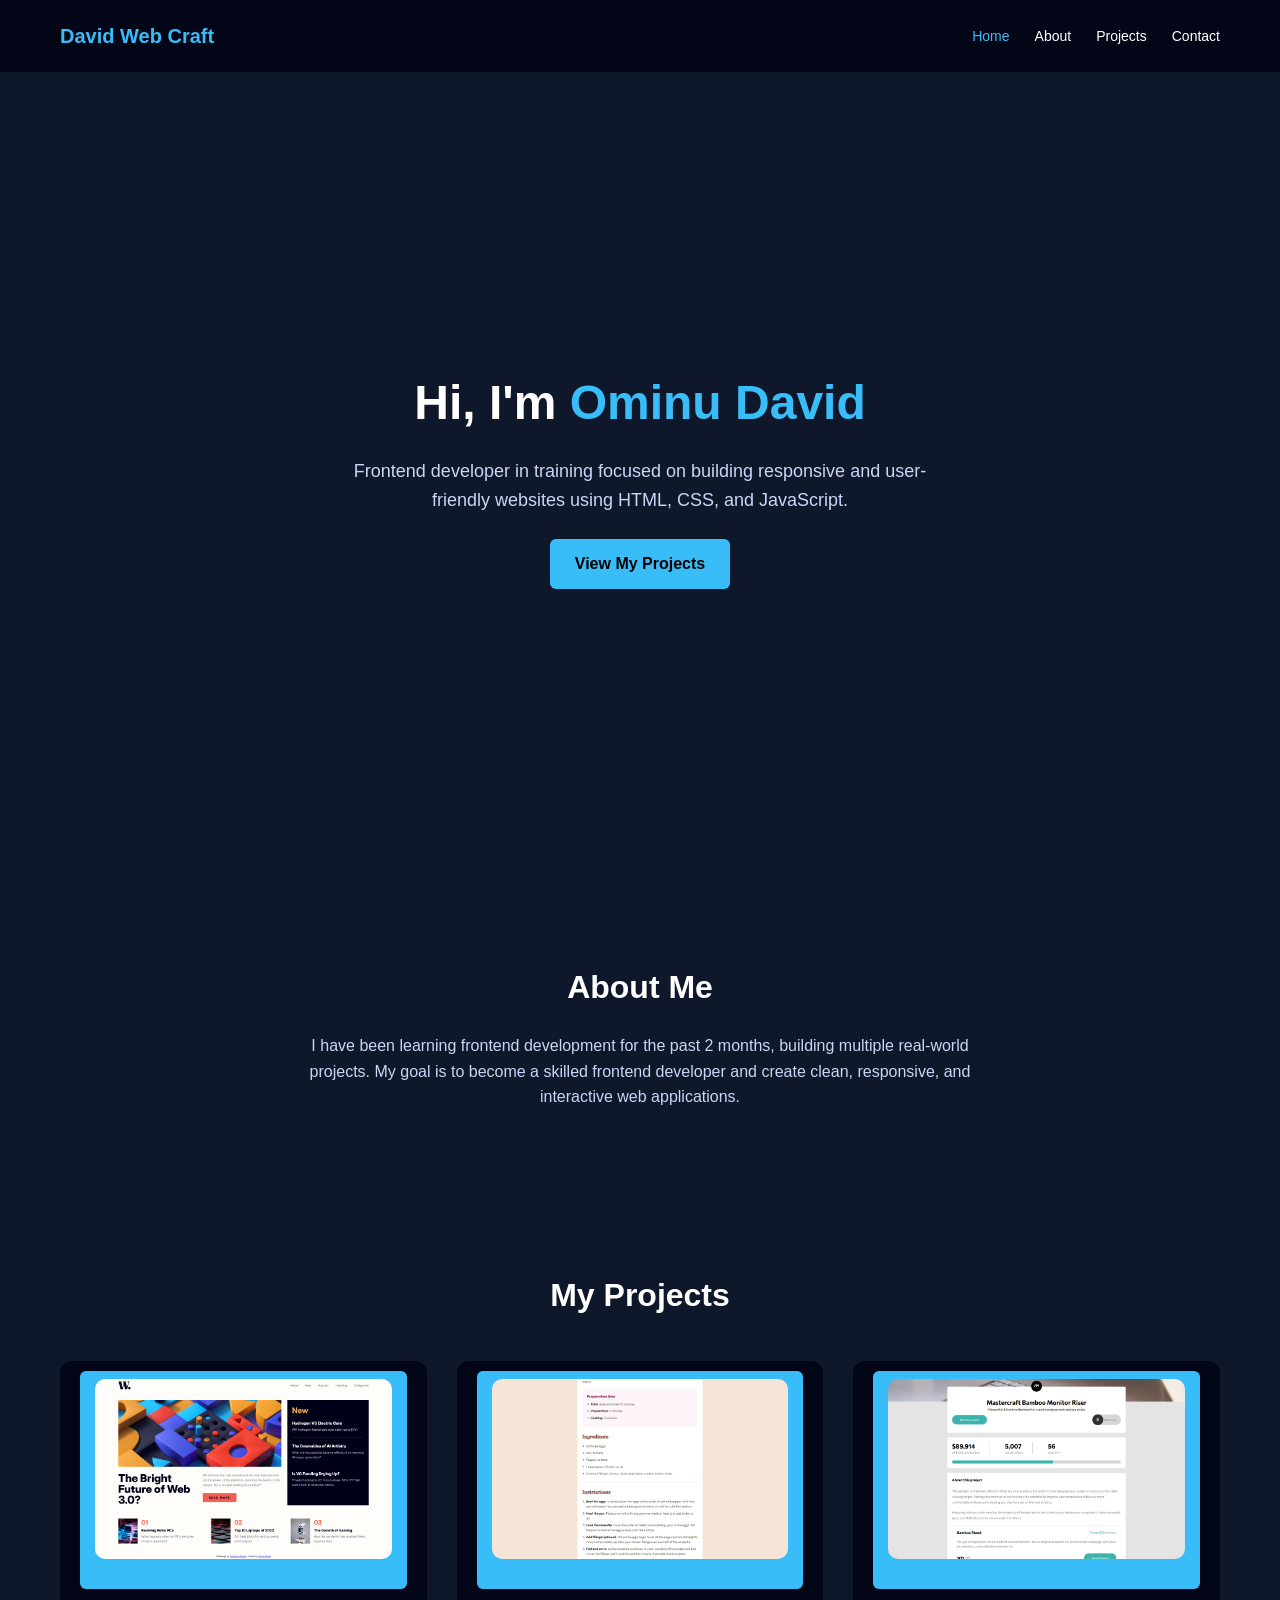
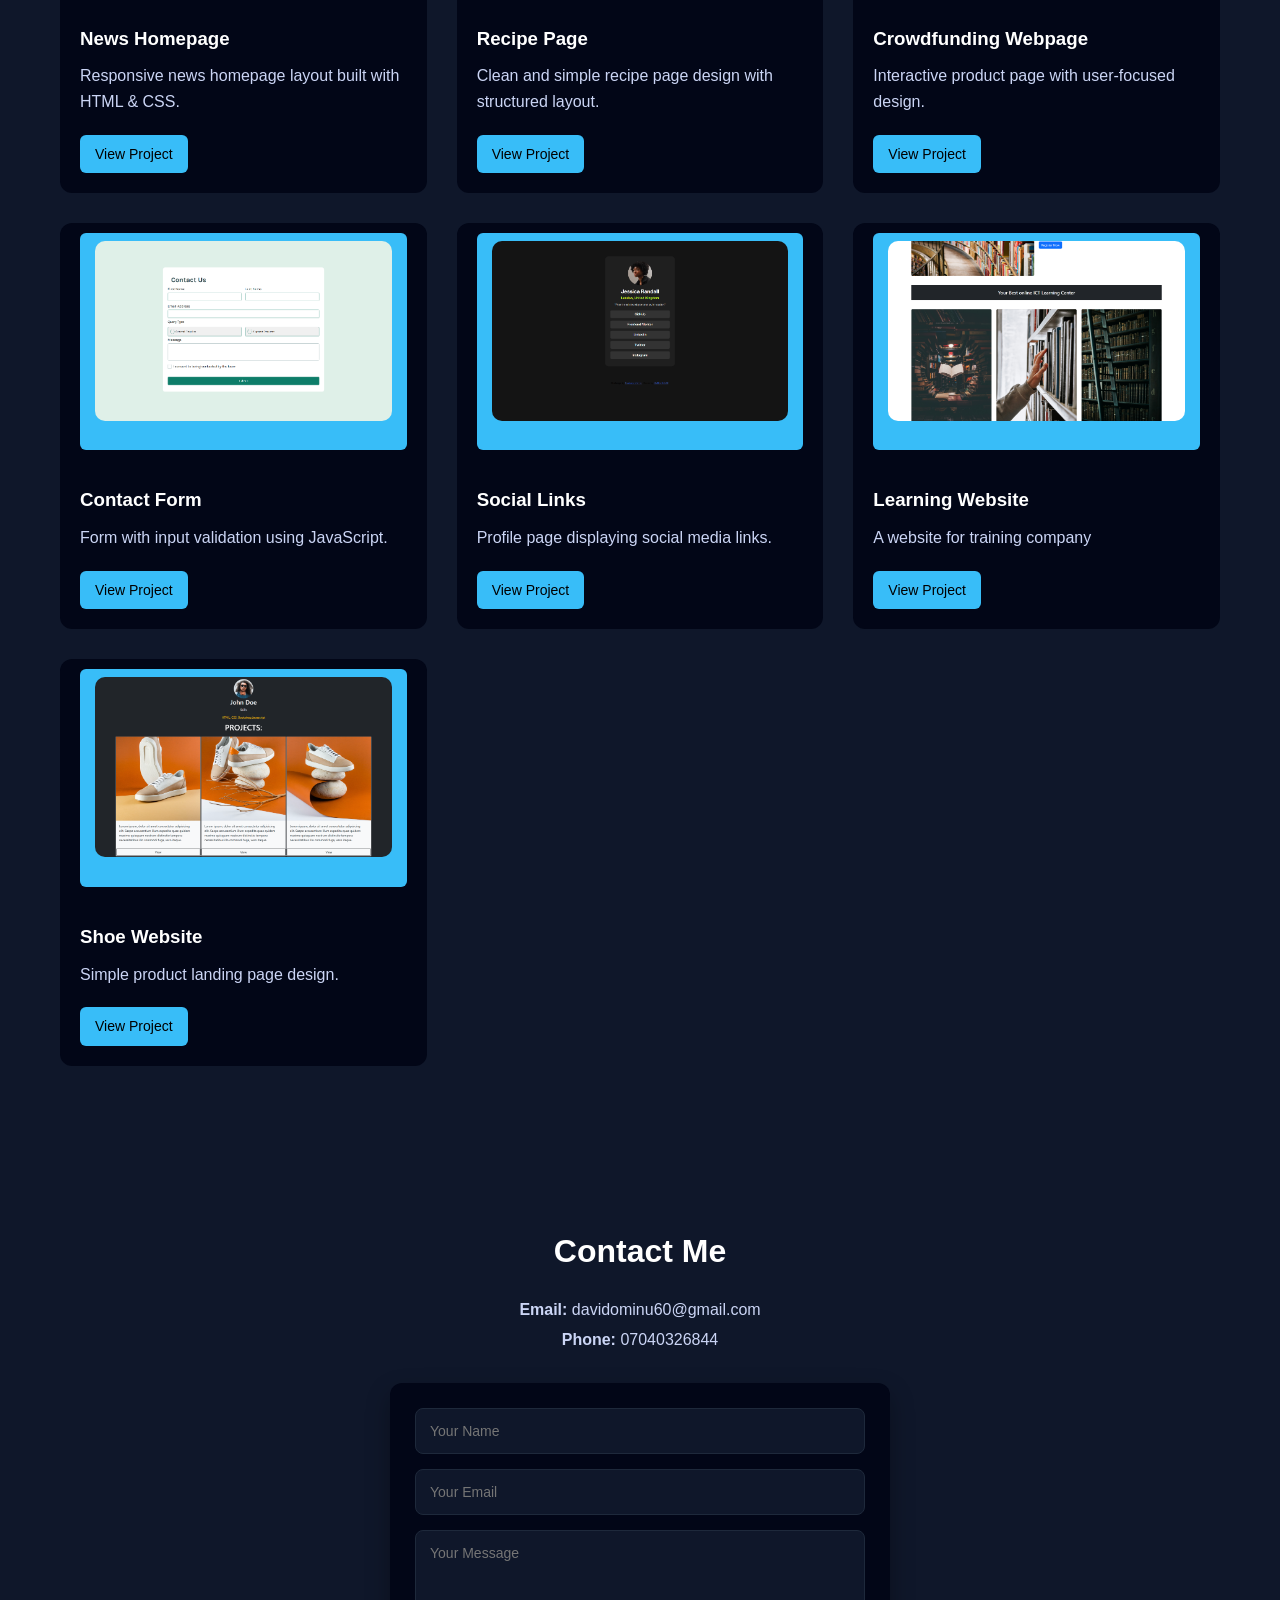
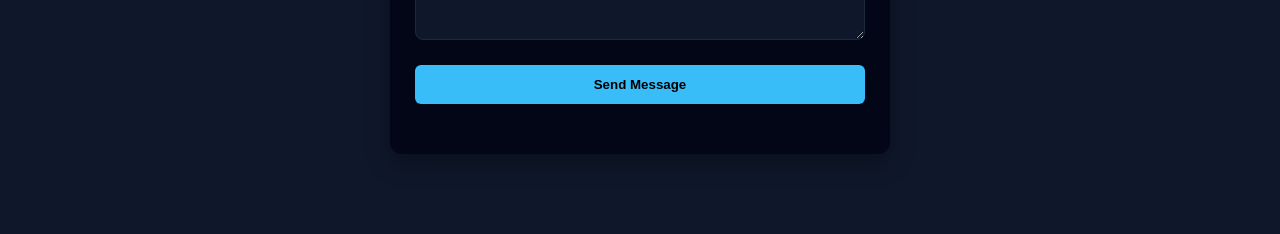
<file: index.html>
<!doctype html>
<html lang="en">
  <head>
    <meta charset="UTF-8" />
    <meta name="viewport" content="width=device-width, initial-scale=1.0" />
    <title>Ominu David | Portfolio</title>

    <link rel="stylesheet" href="style.css" />
  </head>

  <body>
    <!-- NAVBAR -->
    <nav>
      <h2 class="logo">David Web Craft</h2>

      <ul class="nav-links">
        <li><a href="#home">Home</a></li>
        <li><a href="#about">About</a></li>
        <li><a href="#projects">Projects</a></li>
        <li><a href="#contact">Contact</a></li>
      </ul>
    </nav>

    <!-- HOME -->
    <section id="home" class="home">
      <div class="home-content">
        <h1>Hi, I'm <span>Ominu David</span></h1>

        <p>
          Frontend developer in training focused on building responsive and
          user-friendly websites using HTML, CSS, and JavaScript.
        </p>

        <a href="#projects" class="btn">View My Projects</a>
      </div>
    </section>

    <!-- ABOUT -->
    <section id="about" class="about">
      <h2>About Me</h2>
      <p>
        I have been learning frontend development for the past 2 months,
        building multiple real-world projects. My goal is to become a skilled
        frontend developer and create clean, responsive, and interactive web
        applications.
      </p>
    </section>

    <!-- PROJECTS -->
    <section id="projects" class="projects">
      <h2>My Projects</h2>

      <div class="projects-container">
        <div class="project-card">
          <a
            href="./projects/news-homepage-main/news-homepage-main/index.html"
            target="_blank"
            ><img src="./images/news.jpg" alt="News Homepage"
          /></a>
          <h3>News Homepage</h3>
          <p>Responsive news homepage layout built with HTML & CSS.</p>
          <a
            href="./projects/news-homepage-main/news-homepage-main/index.html"
            target="_blank"
            >View Project</a
          >
        </div>

        <div class="project-card">
          <a
            href="./projects/recipe-page-main/recipe-page-main/index.html"
            target="_blank"
            ><img src="./images/recipe.jpg" alt="Recipe Page"
          /></a>
          <h3>Recipe Page</h3>
          <p>Clean and simple recipe page design with structured layout.</p>
          <a
            href="./projects/recipe-page-main/recipe-page-main/index.html"
            target="_blank"
            >View Project</a
          >
        </div>

        <div class="project-card">
          <a
            href="./projects/crowdfunding-product-page-main/index.html"
            target="_blank"
            ><img src="./images/crowdfunding.jpg" alt="Crowdfunding Webpage"
          /></a>
          <h3>Crowdfunding Webpage</h3>
          <p>Interactive product page with user-focused design.</p>
          <a
            href="./projects/crowdfunding-product-page-main/index.html"
            target="_blank"
            >View Project</a
          >
        </div>

        <div class="project-card">
          <a href="./projects/contact-form-main/index.html" target="_blank"
            ><img src="./images/contact.jpg" alt="Contact Form"
          /></a>
          <h3>Contact Form</h3>
          <p>Form with input validation using JavaScript.</p>
          <a href="./projects/contact-form-main/index.html" target="_blank"
            >View Project</a
          >
        </div>

        <div class="project-card">
          <a
            href="./projects/social-links-profile-main/index.html"
            target="_blank"
            ><img src="./images/social.jpg" alt="Social Links"
          /></a>
          <h3>Social Links</h3>
          <p>Profile page displaying social media links.</p>
          <a
            href="./projects/social-links-profile-main/index.html"
            target="_blank"
            >View Project</a
          >
        </div>

        <div class="project-card">
          <a href="./projects/Lecture_Folder/diit.html" target="_blank"
            ><img src="./images/learning.jpg" alt="diit website"
          /></a>
          <h3>Learning Website</h3>
          <p>A website for training company</p>
          <a href="./projects/Lecture_Folder/diit.html" target="_blank"
            >View Project</a
          >
        </div>
        <div class="project-card">
          <a href="./projects/Lecture_Folder/shoe.html" target="_blank"
            ><img src="./images/shoe.jpg" alt="shoe website"
          /></a>
          <h3>Shoe Website</h3>
          <p>Simple product landing page design.</p>
          <a href="./projects/Lecture_Folder/shoe.html" target="_blank"
            >View Project</a
          >
        </div>
      </div>
    </section>

    <!-- CONTACT -->
    <section id="contact" class="contact">
      <h2>Contact Me</h2>

      <!-- DIRECT CONTACT INFO -->
      <div class="contact-info">
        <p><strong>Email:</strong> davidominu60@gmail.com</p>
        <p><strong>Phone:</strong> 07040326844</p>
      </div>

      <!-- FORM -->
      <form id="contact-form">
        <input type="text" id="name" placeholder="Your Name" required />
        <input type="email" id="email" placeholder="Your Email" required />
        <textarea
          id="message"
          rows="5"
          placeholder="Your Message"
          required
        ></textarea>

        <button type="submit" class="btn">Send Message</button>

        <p id="form-message"></p>
      </form>
    </section>
    <!-- JS FILE -->
    <script src="script.js"></script>
  </body>
</html>
</file>
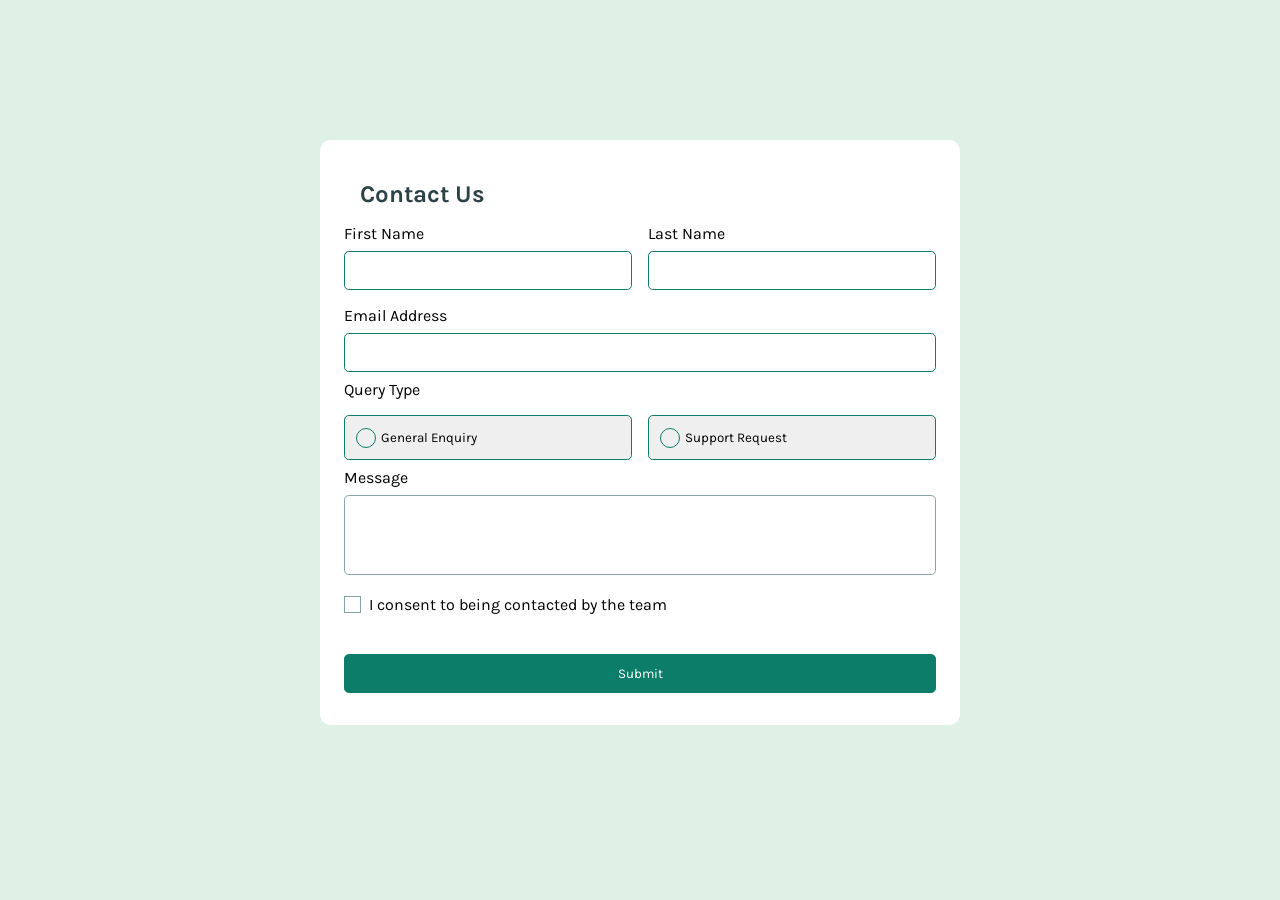
<file: projects/contact-form-main/index.html>
<!doctype html>
<html lang="en">
  <head>
    <meta charset="UTF-8" />
    <meta name="viewport" content="width=device-width, initial-scale=1.0" />
    <!-- displays site properly based on user's device -->

    <link
      rel="icon"
      type="image/png"
      sizes="32x32"
      href="./assets/images/favicon-32x32.png"
    />
    <link rel="stylesheet" href="cform.css" />

    <title>Frontend Mentor | Contact form</title>

    <!-- Feel free to remove these styles or customise in your own stylesheet 👍 -->
    <style>
      .attribution {
        font-size: 11px;
        text-align: center;
      }

      .attribution a {
        color: hsl(228, 45%, 44%);
      }
    </style>
  </head>

  <body>
    <div class="success-container">
      <div class="success-wrapper">
        <img src="./assets/images/icon-success-check.svg" alt="">
        <h2> Message Sent!</h2>
      </div>
      <p>Thanks for completing the form. We'll be in touch soon!</p>
    </div>
    <section class="container">
      <h1>Contact Us</h1>
      <form>
        <div class="name-wrapper">
          <div class="name">
            <label for="">First Name</label>
            <input type="text" />
            <p class="error"></p>
          </div>
          <div class="name">
            <label for="">Last Name</label>
            <input type="text" />
            <p class="error"></p>
          </div>
        </div>
        <label for="">Email Address</label>
        <input type="email" />
        <label for="">Query Type</label>
        <p class="error"></p>
        <div class="query-type">
          <div class="query">
            <button >
              <span
                ><img
                  src="./assets/images/icon-radio-selected.svg"
                  alt="" /></span
              >General Enquiry
            </button>
            <p class="error"></p>
          </div>
          <div class="query">
            <button>
              <span
                ><img
                  src="./assets/images/icon-radio-selected.svg"
                  alt="" /></span
              >Support Request
            </button>
          </div>
        </div>
        <label for="">Message</label>
        <textarea name="" id=""></textarea>
        <p class="error"></p>

        <div class="consent">
          <div>
            <img src="./assets/images/icon-checkbox-check.svg" alt="" />
          </div>
          <p>I consent to being contacted by the team</p>
        </div>
      </form>
      <p class="error"></p>

      <input type="submit" value="Submit" />
    </section>
    <!-- Please select a query type

  Message
  This field is required

  
  To submit this form, please consent to being contacted

  Submit

  Message Sent!
  Thanks for completing the form. We'll be in touch soon! -->

    <!-- <div class="attribution">
    Challenge by <a href="https://www.frontendmentor.io?ref=challenge">Frontend Mentor</a>.
    Coded by <a href="#">Your Name Here</a>.
  </div> -->
  </body>
</html>
</file>
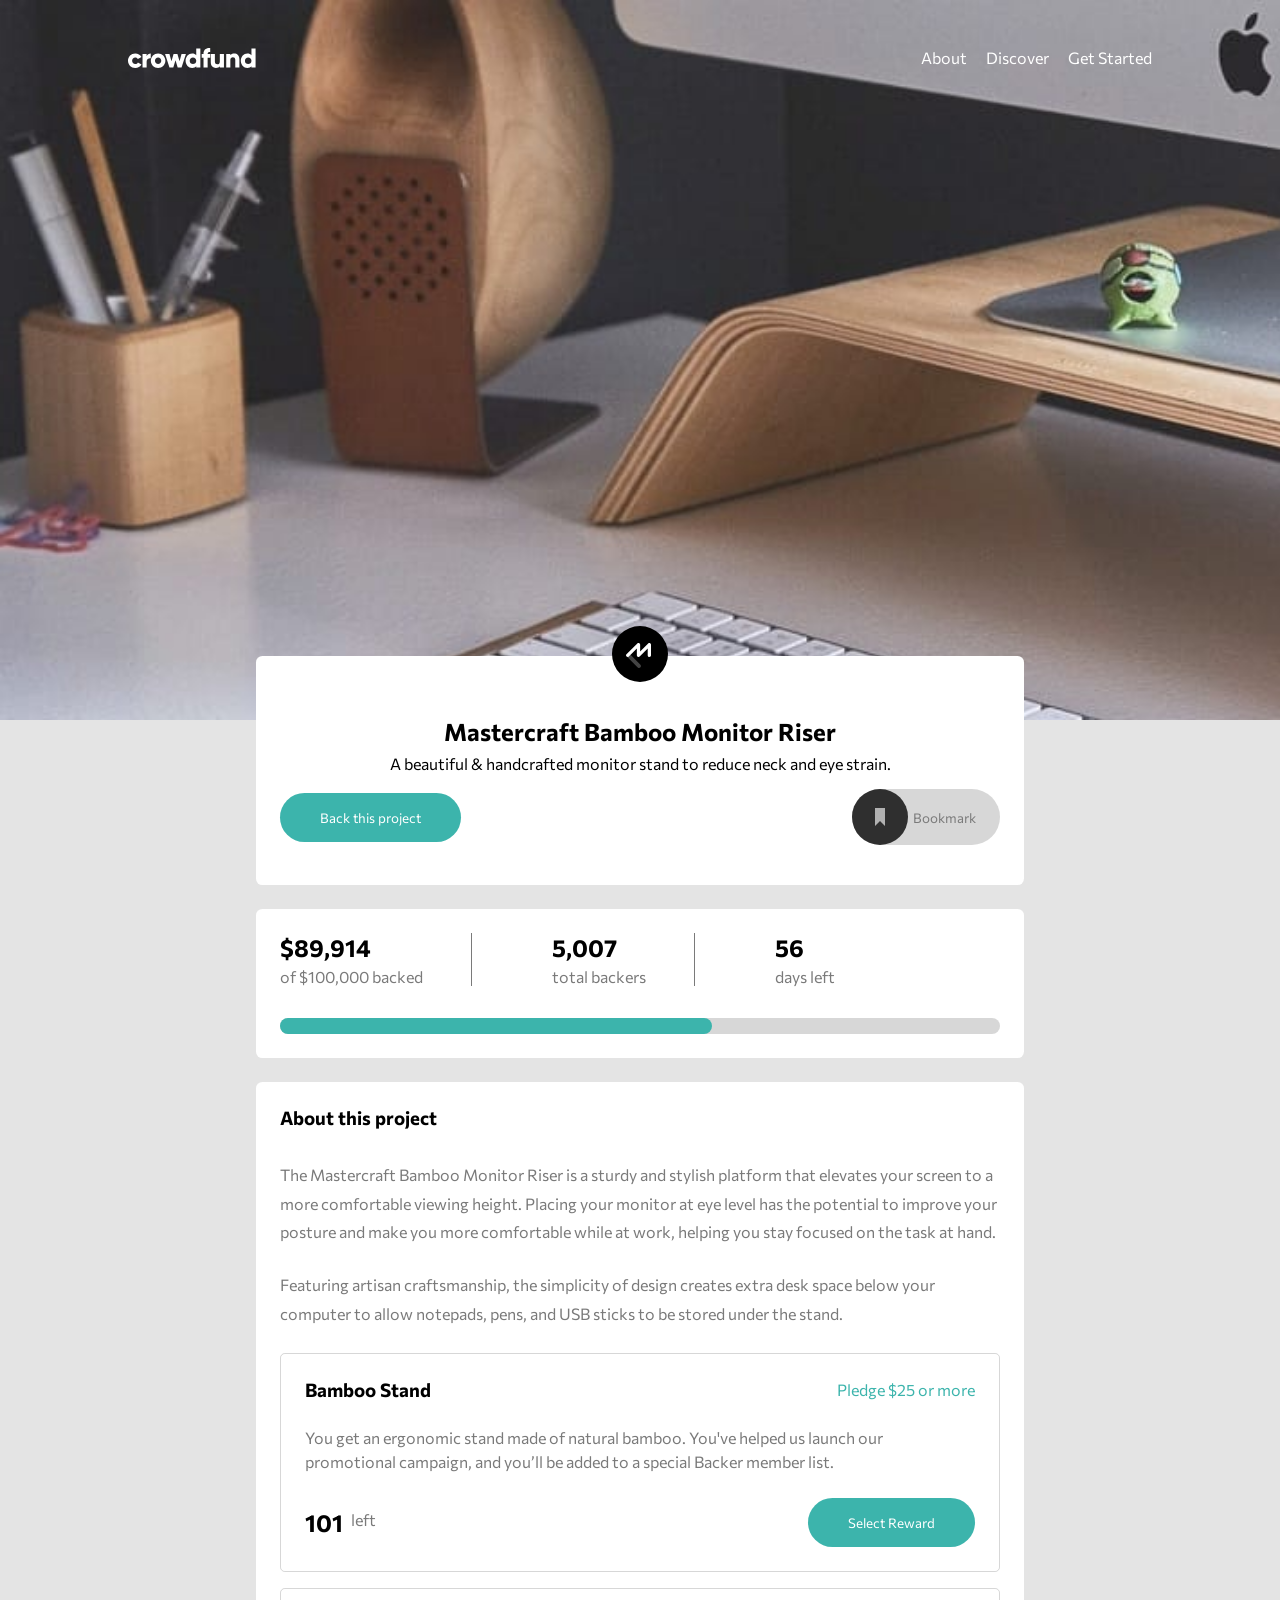
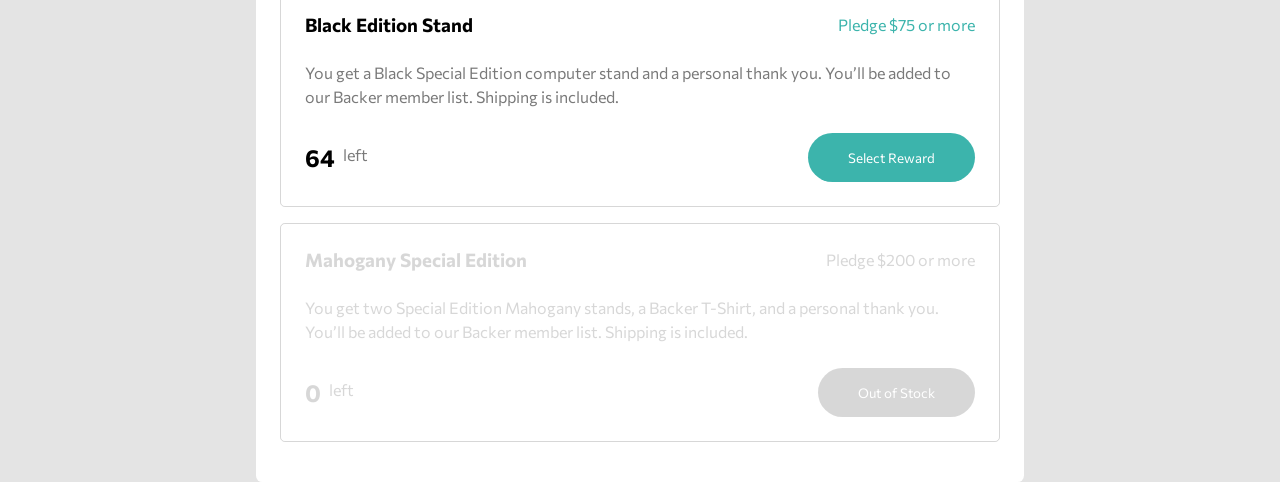
<file: projects/crowdfunding-product-page-main/index.html>
<!doctype html>
<html lang="en">
  <head>
    <meta charset="UTF-8" />
    <meta name="viewport" content="width=device-width, initial-scale=1.0" />
    <!-- displays site properly based on user's device -->

    <link
      rel="icon"
      type="image/png"
      sizes="32x32"
      href="./images/favicon-32x32.png"
    />

    <title>Frontend Mentor | Crowdfunding product page</title>

    <!-- Feel free to remove these styles or customise in your own stylesheet 👍 -->
    <style>
      .attribution {
        font-size: 11px;
        text-align: center;
      }
      .attribution a {
        color: hsl(228, 45%, 44%);
      }
    </style>
    <link rel="stylesheet" href="./style.css" />
  </head>
  <body>
    <header class="header">
      <div>
        <img src="./images/logo.svg" alt="" />
      </div>
      <nav>
        <ul>
          <li><a href="">About</a></li>
          <li><a href="">Discover</a></li>
          <li><a href="">Get Started</a></li>
        </ul>
      </nav>
      <div class="icon-menu">
        <img src="./images/icon-hamburger.svg" alt="" />
      </div>
    </header>
    <main class="main-wrapper">
      <section class="main-header">
        <img class="bamboo-logo" src="./images/logo-mastercraft.svg" alt="" />
        <h1>Mastercraft Bamboo Monitor Riser</h1>
        <p>
          A beautiful & handcrafted monitor stand to reduce neck and eye strain.
        </p>
        <div class="header-button">
          <button class="main-button" id="header-btn">Back this project</button>
          <button class="bookmark-button">
            <img src="./images/icon-bookmark.svg" alt="" />Bookmark
          </button>
          <button class="mobile-bookmark">
            <img src="./images/icon-bookmark.svg" alt="" />
          </button>
        </div>
      </section>
      <section class="analysis-container">
        <div class="data-container">
          <div class="data">
            <h1>$89,914</h1>
            <p>of $100,000 backed</p>
          </div>
          <div class="data">
            <h1>5,007</h1>
            <p>total backers</p>
          </div>
          <div class="data">
            <h1>56</h1>
            <p>days left</p>
          </div>
        </div>
        <div class="progress"><div></div></div>
      </section>

      <section class="about-container">
        <div class="about-wrapper">
          <h3>About this project</h3>
          <p>
            The Mastercraft Bamboo Monitor Riser is a sturdy and stylish
            platform that elevates your screen to a more comfortable viewing
            height. Placing your monitor at eye level has the potential to
            improve your posture and make you more comfortable while at work,
            helping you stay focused on the task at hand.
          </p>
          <p>
            Featuring artisan craftsmanship, the simplicity of design creates
            extra desk space below your computer to allow notepads, pens, and
            USB sticks to be stored under the stand.
          </p>
        </div>

        <div class="about-content">
          <div class="about-header">
            <h3>Bamboo Stand</h3>
            <p>Pledge $25 or more</p>
          </div>
          <p>
            You get an ergonomic stand made of natural bamboo. You've helped us
            launch our promotional campaign, and you’ll be added to a special
            Backer member list.
          </p>
          <div class="about-footer">
            <div class="amount-left">
              <h2>101</h2>
              <p>left</p>
            </div>
            <button class="main-button">Select Reward</button>
          </div>
        </div>
        <div class="about-content">
          <div class="about-header">
            <h3>Black Edition Stand</h3>
            <p>Pledge $75 or more</p>
          </div>
          <p>
            You get a Black Special Edition computer stand and a personal thank
            you. You’ll be added to our Backer member list. Shipping is
            included.
          </p>
          <div class="about-footer">
            <div class="amount-left">
              <h2>64</h2>
              <p>left</p>
            </div>
            <button class="main-button">Select Reward</button>
          </div>
        </div>
        <div class="about-content edit">
          <div class="about-header">
            <h3>Mahogany Special Edition</h3>
            <p>Pledge $200 or more</p>
          </div>
          <p>
            You get two Special Edition Mahogany stands, a Backer T-Shirt, and a
            personal thank you. You’ll be added to our Backer member list.
            Shipping is included.
          </p>
          <div class="about-footer">
            <div class="amount-left">
              <h2>0</h2>
              <p>left</p>
            </div>
            <button class="main-button" disabled>Out of Stock</button>
          </div>
        </div>
      </section>
    </main>
    <!-- Selection modal start -->
    <section class="modal-container">
      <div class="modal-main">
        <div class="modal-header">
          <img src="./images/icon-close-modal.svg" alt="" />
          <h2>Back this project</h2>
          <p class="paragraph-style">
            Want to support us in bringing Mastercraft Bamboo Monitor Riser out
            in the world?
          </p>
        </div>
        <div class="modal-body">
          <!----Pledge with no reward-->
          <div class="main-body-content">
            <div class="main-body-wrapper flex-style-2">
              <div class="main-content-left">
                <div class="outer-check">
                  <div class="inner-color"></div>
                </div>
              </div>
              <div class="main-content-right">
                <h3>Pledge with no reward</h3>
                <p class="paragraph-style">
                  Choose to support us without a reward if you simply believe in
                  our project. As a backer, you will be signed up to receive
                  product updates via email.
                </p>
              </div>
            </div>
          </div>
          <!----Bamboo Stand-->
          <div class="main-body-content">
            <div class="main-body-wrapper flex-style-2">
              <div class="main-content-left">
                <div class="outer-check">
                  <div class="inner-color"></div>
                </div>
              </div>
              <div class="main-content-right">
                <div class="main-right-header flex-style">
                  <div class="main-right-left">
                    <h3>Bamboo Stand</h3>
                    <p>Pledge $25 or more</p>
                  </div>
                  <div class="amount-left">
                    <h2>101</h2>
                    <p>left</p>
                  </div>
                </div>
                <p class="paragraph-style">
                  You get an ergonomic stand made of natural bamboo. You've
                  helped us launch our promotional campaign, and you’ll be added
                  to a special Backer member list.
                </p>
              </div>
            </div>
            <!-- pledge content -->
            <div class="pledge-container">
              <div><p>Enter your pledge</p></div>
              <form>
                <div><span>$</span><input type="text" value="25" /></div>
                <button type="submit" class="main-button">Continue</button>
              </form>
            </div>
          </div>
          <!---Black Edition stand-->
          <div class="main-body-content">
            <div class="main-body-wrapper flex-style-2">
              <div class="main-content-left">
                <div class="outer-check">
                  <div class="inner-color"></div>
                </div>
              </div>
              <div class="main-content-right">
                <div class="main-right-header flex-style">
                  <div class="main-right-left">
                    <h3>Black Edition Stand</h3>
                    <p>Pledge $75 or more</p>
                  </div>
                  <div class="amount-left">
                    <h2>64</h2>
                    <p>left</p>
                  </div>
                </div>
                <p class="paragraph-style">
                  You get a Black Special Edition computer stand and a personal
                  thank you. You’ll be added to our Backer member list. Shipping
                  is included.
                </p>
              </div>
            </div>
            <div class="pledge-container">
              <div><p>Enter your pledge</p></div>
              <form>
                <div><span>$</span><input type="text" value="25" /></div>
                <button type="submit" class="main-button">Continue</button>
              </form>
            </div>
          </div>
          <!---Mahogany Special Edition-->
          <div class="main-body-content edit">
            <div class="main-body-wrapper flex-style-2">
              <div class="main-content-left">
                <div class="outer-check">
                  <div class="inner-color"></div>
                </div>
              </div>
              <div class="main-content-right">
                <div class="main-right-header flex-style edit">
                  <div class="main-right-left">
                    <h3>Mahogany Special Edition</h3>
                    <p>Pledge $200 or more</p>
                  </div>
                  <div class="amount-left">
                    <h2>0</h2>
                    <p>left</p>
                  </div>
                </div>
                <p class="paragraph-style">
                  You get two Special Edition Mahogany stands, a Backer T-Shirt,
                  and a personal thank you. You’ll be added to our Backer member
                  list. Shipping is included.
                </p>
              </div>
            </div>
            <div class="pledge-container">
              <div><p>Enter your pledge</p></div>
              <form>
                <div><span>$</span><input type="text" value="25" /></div>
                <button type="submit" class="main-button">Continue</button>
              </form>
            </div>
          </div>
        </div>
      </div>
    </section>
    <!-- Success modal start -->
    <section class="success-modal-container">
      <div class="success-modal">
        <img src="./images/icon-check.svg" alt="" />
        <h2>Thanks for your support!</h2>
        <p>
          Your pledge brings us one step closer to sharing Mastercraft Bamboo
          Monitor Riser worldwide. You will get an email once our campaign is
          completed.
        </p>
        <button class="main-button">Got it!</button>
      </div>
    </section>
  
    <script src="app.js"></script>
  </body>
</html>
</file>
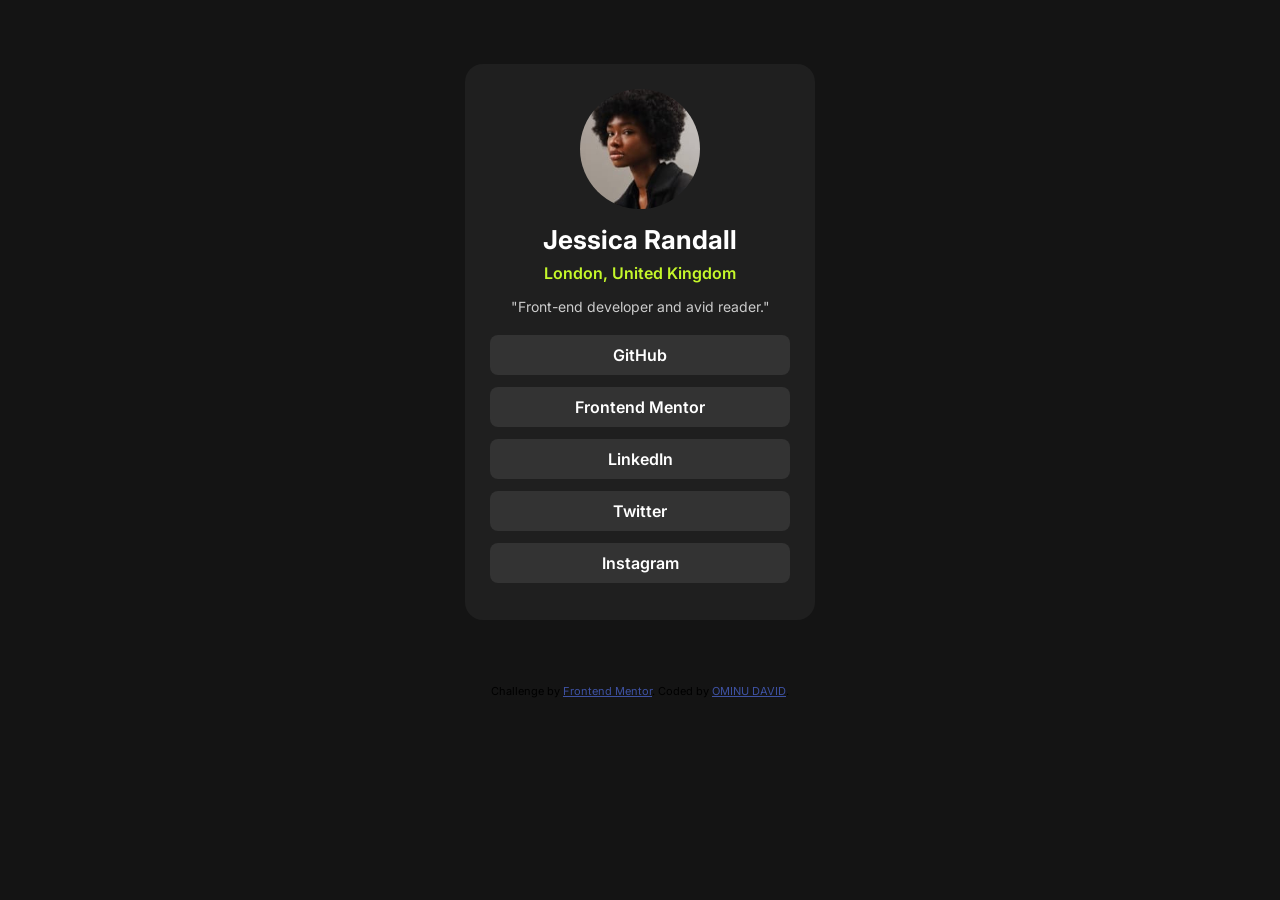
<file: projects/social-links-profile-main/index.html>
<!DOCTYPE html>
<html lang="en">
<head>
  <meta charset="UTF-8">
  <meta name="viewport" content="width=device-width, initial-scale=1.0"> 

  <link rel="icon" type="image/png" sizes="32x32" href="./assets/images/favicon-32x32.png">
  <link href="<link rel="preconnect" href="https://fonts.googleapis.com">
<link rel="preconnect" href="https://fonts.gstatic.com" crossorigin>
<link rel="stylesheet" href="./index.css">
<link href="https://fonts.googleapis.com/css2?family=Google+Sans:ital,opsz,wght@0,17..18,400..700;1,17..18,400..700&family=Inter:ital,opsz,wght@0,14..32,100..900;1,14..32,100..900&display=swap" rel="stylesheet">
  
  <title>Frontend Mentor | Social links profile</title>

  <style>
    .attribution { font-size: 11px; text-align: center; }
    .attribution a { color: hsl(228, 45%, 44%); }
  </style>
</head>
<body>

    <div class="container">
        <img src="./assets/images/avatar-jessica.jpeg" alt="Jessica Randall">

        <h1>Jessica Randall</h1>
        <p class="title">London, United Kingdom</p>
        <p class="description">"Front-end developer and avid reader."</p>

        <div class="links">
            <a href="https://github.com" target="_blank">GitHub</a>
            <a href="https://www.frontendmentor.io" target="_blank">Frontend Mentor</a>
            <a href="https://www.linkedin.com" target="_blank">LinkedIn</a>
            <a href="https://twitter.com" target="_blank">Twitter</a>
            <a href="https://www.instagram.com" target="_blank">Instagram</a>
        </div>
    </div>

    <div class="attribution">
        Challenge by 
        <a href="https://www.frontendmentor.io" target="_blank">Frontend Mentor</a>.
        Coded by <a href="#">OMINU DAVID</a>.
    </div>

</body>

</html>
<!--<body>

<img src="./assets/images/avatar-jessica.jpeg" alt="">

<div>
  Jessica Randall
  London, United Kingdom
  "Front-end developer and avid reader."
<div>

  GitHub
  Frontend Mentor
  LinkedIn
  Twitter
  Instagram
  </div>
  </div>
  
  <div class="attribution">
    Challenge by <a href="https://www.frontendmentor.io?ref=challenge" target="_blank">Frontend Mentor</a>. 
    Coded by <a href="#">Your Name Here</a>.
  </div>
</body>
</html>
</file>
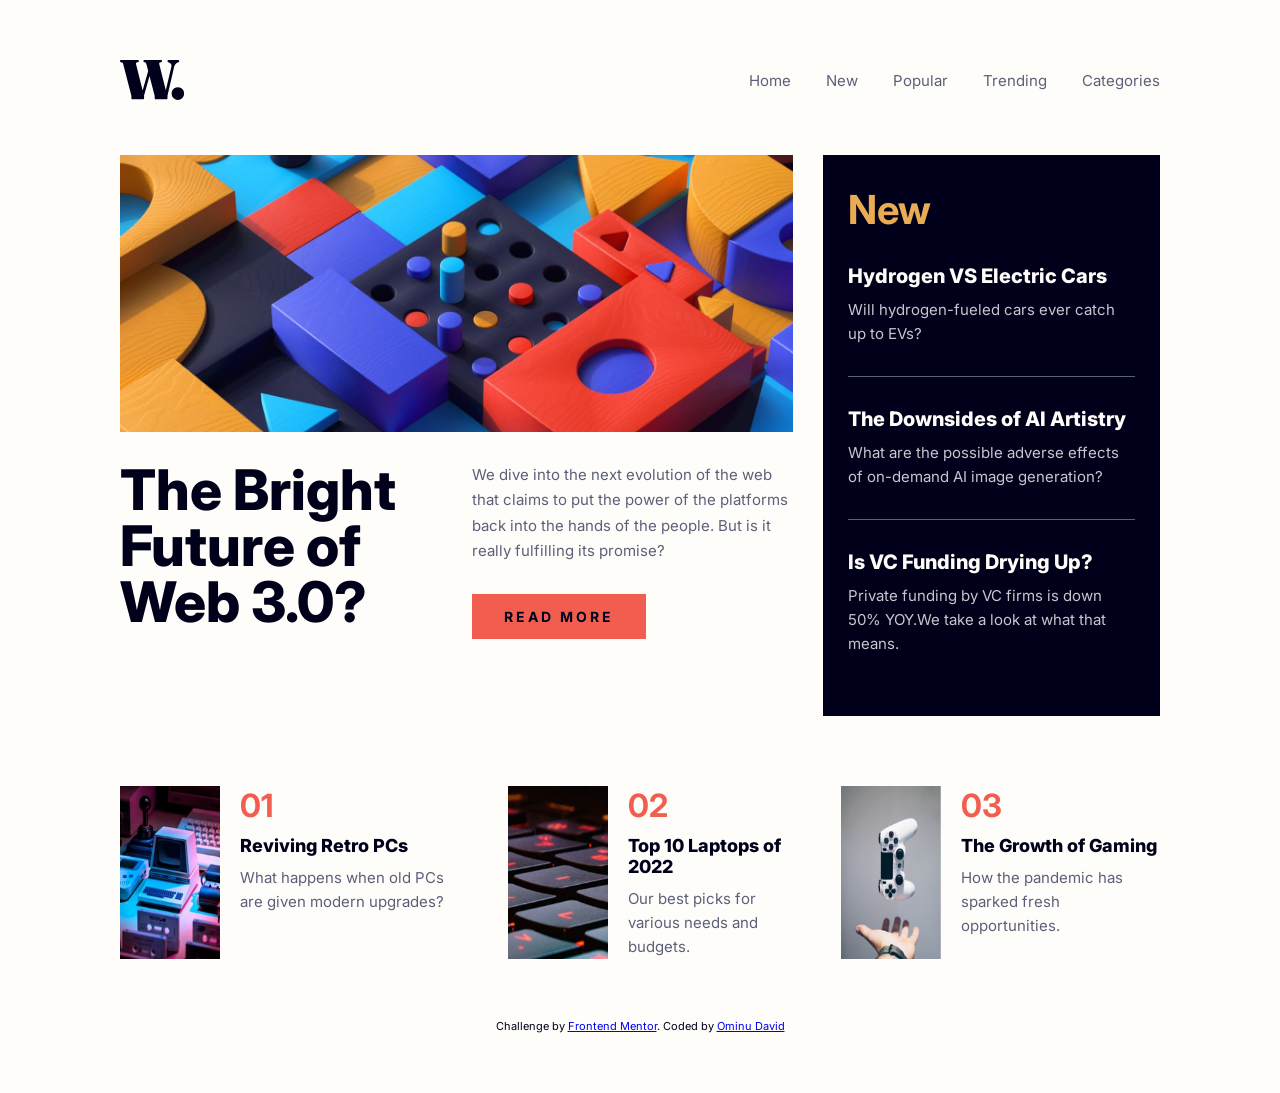
<file: projects/news-homepage-main/news-homepage-main/index.html>
<!DOCTYPE html>
<html lang="en">
<head>
  <meta charset="UTF-8">
  <meta name="viewport" content="width=device-width, initial-scale=1.0"> <!-- displays site properly based on user's device -->

  <link rel="icon" type="image/png" sizes="32x32" href="./assets/images/favicon-32x32.png">
  <link rel="preconnect" href="https://fonts.googleapis.com">
  <link rel="preconnect" href="https://fonts.gstatic.com" crossorigin>
  <link href="https://fonts.googleapis.com/css2?family=Google+Sans:ital,opsz,wght@0,17..18,400..700;1,17..18,400..700&family=Inter:ital,opsz,wght@0,14..32,100..900;1,14..32,100..900&family=Work+Sans:ital,wght@0,100..900;1,100..900&display=swap" rel="stylesheet">
  <title>Frontend Mentor | News homepage</title>

  <!-- Feel free to remove these styles or customise in your own stylesheet 👍 -->
  <style>
* {
  margin: 0;
  padding: 0;
  box-sizing: border-box;
  font-family: 'Inter', sans-serif;
}

/* BODY */
body {
  background: hsl(36, 100%, 99%);
  color: hsl(240, 100%, 5%);
  padding: 60px 120px;
}

/* HEADER */
header {
  display: flex;
  justify-content: space-between;
  align-items: center;
  margin-bottom: 55px;
}

nav ul {
  display: flex;
  gap: 35px;
  list-style: none;
}

nav a {
  text-decoration: none;
  color: hsl(236, 13%, 42%);
  font-size: 15px;
  font-weight: 400;
}

/* MAIN LAYOUT */
main {
  display: grid;
  grid-template-columns: 2fr 1fr;
  gap: 30px;
  margin-bottom: 70px;
}

/* LEFT MAIN */
.left-main img {
  width: 100%;
  display: block;
  margin-bottom: 30px;
}

.left-content {
  display: grid;
  grid-template-columns: 1fr 1fr;
  gap: 30px;
}

.left-content h1 {
  font-size: 56px;
  font-weight: 800;
  line-height: 1;
}

.left-text p {
  font-size: 15px;
  line-height: 1.7;
  color: hsl(236, 13%, 42%);
  margin-bottom: 30px;
}

.left-text button {
  background: hsl(5, 85%, 63%);
  color: hsl(240, 100%, 5%);
  border: none;
  padding: 14px 32px;
  font-size: 14px;
  letter-spacing: 3px;
  font-weight: 700;
  text-transform: uppercase;
  cursor: pointer;
}

/* RIGHT MAIN */
.right-main {
  background: hsl(240, 100%, 5%);
  padding: 30px 25px;
}

.right-main h2 {
  color: hsl(35, 77%, 62%);
  font-size: 40px;
  font-weight: 700;
  margin-bottom: 30px;
}

.news-item {
  padding-bottom: 30px;
  margin-bottom: 30px;
  border-bottom: 1px solid hsl(236, 13%, 42%);
}

.news-item:last-child {
  border-bottom: none;
  margin-bottom: 0;
}

.news-item h3 {
  font-size: 20px;
  font-weight: 800;
  color: hsl(36, 100%, 99%);
  margin-bottom: 10px;
}

.news-item p {
  font-size: 15px;
  line-height: 1.6;
  color: hsl(233, 8%, 79%);
}

/* BOTTOM SECTION */
section {
  display: flex;
  gap: 40px;
}

.card {
  display: flex;
  gap: 20px;
}

.card img {
  width: 100px;
  height: auto;
}

.card h2 {
  font-size: 32px;
  font-weight: 700;
  color: hsl(5, 85%, 63%)
}

.card h3 {
  font-size: 18px;
  font-weight: 800;
  margin: 10px 0;
}

.card p {
  font-size: 15px;
  line-height: 1.6;
  color: hsl(236, 13%, 42%);
}

/* ATTRIBUTION */
.attribution {
  margin-top: 60px;
  text-align: center;
  font-size: 11px;
}

  </style>
</head>

<body>

  <header>
    <img src="./assets/images/logo.svg" alt="">
<nav>
  <ul>
<li><a href="./index.html">Home</a></li>
<li><a href="#">New</a></li>
<li><a href="#">Popular</a></li>
<li><a href="#">Trending</a></li>
<li><a href="#">Categories</a></li>

  </ul>
</nav>
  </header>

 <main>
  <!-- LEFT -->
  <div class="left-main">
    <img src="./assets/images/image-web-3-desktop.jpg" alt="">

    <div class="left-content">
      <h1>The Bright Future of Web 3.0?</h1>

      <div class="left-text">
        <p>
          We dive into the next evolution of the web that claims to put the power
          of the platforms back into the hands of the people. But is it really
          fulfilling its promise?
        </p>
        <button>Read More</button>
      </div>
    </div>
  </div>

  <!-- RIGHT -->
  <div class="right-main">
    <h2>New</h2>

    <div class="news-item">
      <h3>Hydrogen VS Electric Cars</h3>
      <p>Will hydrogen-fueled cars ever catch up to EVs?</p>
    </div>

    <div class="news-item">
      <h3>The Downsides of AI Artistry</h3>
      <p>What are the possible adverse effects of on-demand AI image generation?</p>
    </div>

    <div class="news-item">
      <h3>Is VC Funding Drying Up?</h3>
      <p>Private funding by VC firms is down 50% YOY.We take a look at what that means. </p>
    </div>
  </div>
</main>


  <section>
  <div class="card">
    <img src="./assets/images/image-retro-pcs.jpg" alt="">
    <div>
      <h2>01</h2>
      <h3>Reviving Retro PCs</h3>
      <p>What happens when old PCs are given modern upgrades?</p>
    </div>
  </div>

  <div class="card">
    <img src="./assets/images/image-top-laptops.jpg" alt="">
    <div>
      <h2>02</h2>
      <h3>Top 10 Laptops of 2022</h3>
      <p>Our best picks for various needs and budgets.</p>
    </div>
  </div>

  <div class="card">
    <img src="./assets/images/image-gaming-growth.jpg" alt="">
    <div>
      <h2>03</h2>
      <h3>The Growth of Gaming</h3>
      <p>How the pandemic has sparked fresh opportunities.</p>
    </div>
  </div>
</section>

<div class="attribution">
    Challenge by <a href="https://www.frontendmentor.io?ref=challenge" target="_blank">Frontend Mentor</a>. 
    Coded by <a href="#">Ominu David</a>
  </div>
</body>
</html>
</file>
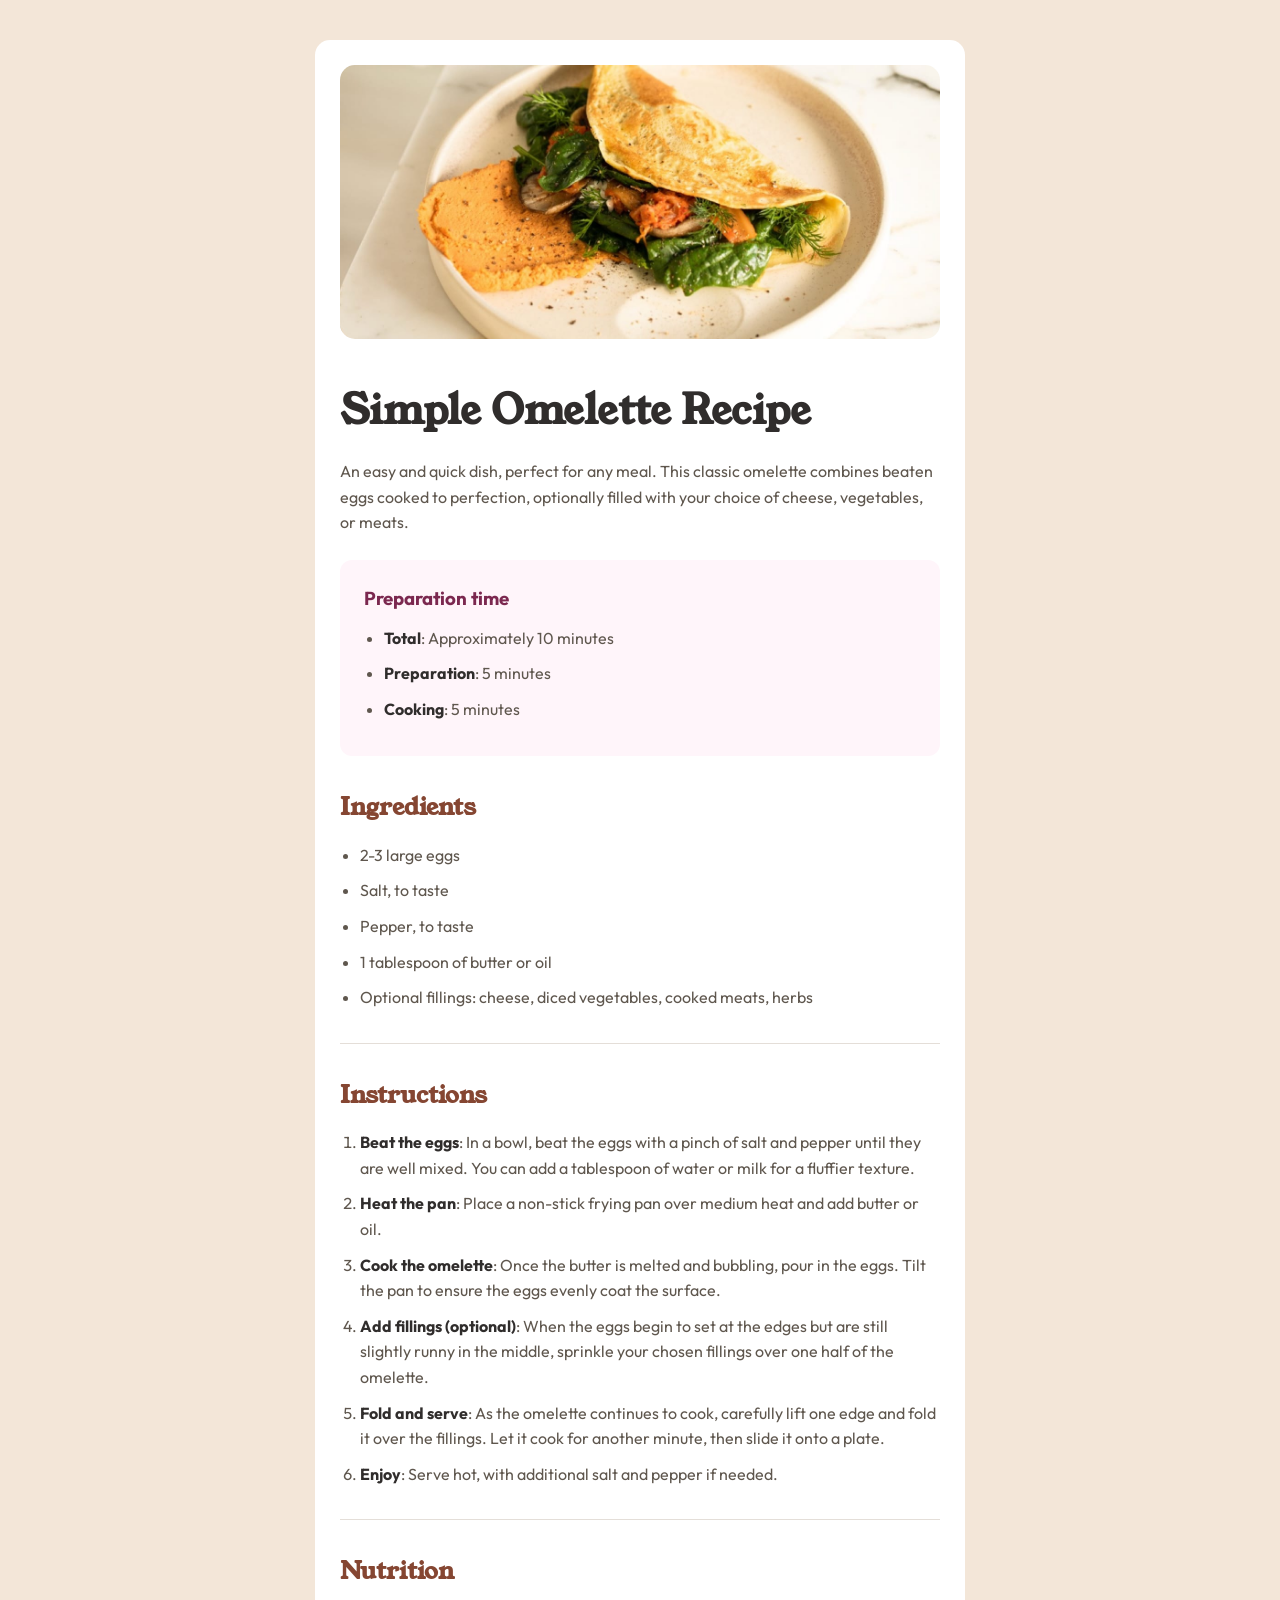
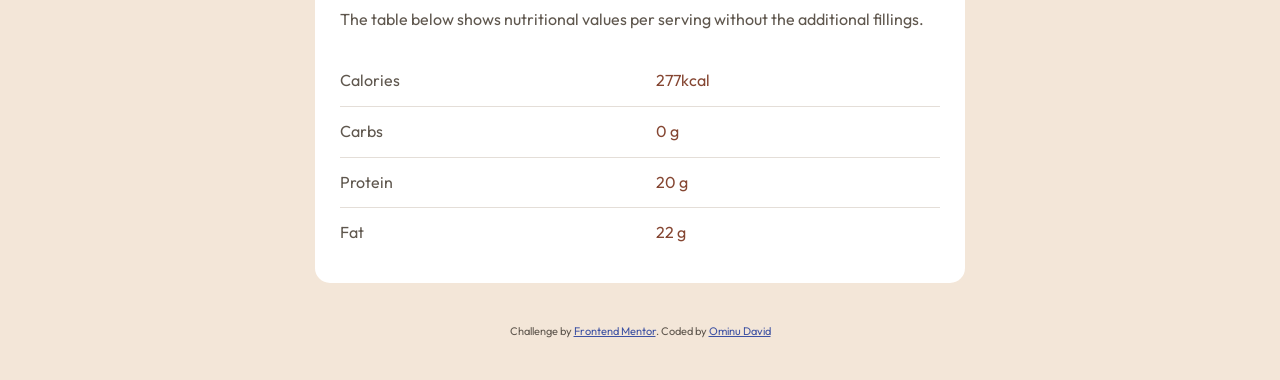
<file: projects/recipe-page-main/recipe-page-main/index.html>
<!DOCTYPE html>
<html lang="en">
<head>
  <meta charset="UTF-8">
  <meta name="viewport" content="width=device-width, initial-scale=1.0"> <!-- displays site properly based on user's device -->

  <link rel="icon" type="image/png" sizes="32x32" href="./assets/images/favicon-32x32.png">
  
  <title>Frontend Mentor | Recipe page</title>
  <link rel="preconnect" href="https://fonts.googleapis.com">
  <link rel="preconnect" href="https://fonts.gstatic.com" crossorigin>
  <link href="https://fonts.googleapis.com/css2?family=Outfit:wght@400;600;700&family=Young+Serif&display=swap" rel="stylesheet">
  <!-- Feel free to remove these styles or customise in your own stylesheet 👍 -->
  <style>
  .attribution { font-size: 11px; text-align: center; }
  .attribution a { color: hsl(228, 45%, 44%); }


* {
  margin: 0;
  padding: 0;
  box-sizing: border-box;
}

/* Page background */
body {
  background-color: hsl(30, 54%, 90%); /* Stone 100 */
  font-family: 'Outfit', sans-serif;
  font-size: 16px;
  color: hsl(30, 10%, 34%); /* Stone 600 */
  line-height: 1.6;
  padding: 40px 16px;
}

/* Main card */
main {
  background-color: hsl(0, 0%, 100%);
  max-width: 650px;
  margin: auto;
  padding: 25px;
  border-radius: 15px;
}

/* Image */
main img {
  width: 100%;
  border-radius: 15px;
  margin-bottom: 32px;
}

/* Headings */
h1 {
  font-family: 'Young Serif', serif;
  font-size: 2.5rem;
  color: hsl(24, 5%, 18%); /* Stone 900 */
  margin-bottom: 16px;
}

h2 {
  font-family: 'Young Serif', serif;
  color: hsl(14, 45%, 36%); /* Brown 800 */
  margin-bottom: 16px;
}

h3 {
  color: hsl(332, 51%, 32%); /* Rose 800 */
  margin-bottom: 12px;
}

/* Paragraph */
p {
  margin-bottom: 24px;
}

/* Preparation time box */
main > div:first-of-type {
  background-color: hsl(330, 100%, 98%); /* Rose 50 */
  padding: 24px;
  border-radius: 12px;
  margin-bottom: 32px;
}

/* Lists */
ul, ol {
  padding-left: 20px;
}

li {
  margin-bottom: 10px;
}

/* Bold labels */
li span,
ol li b {
  font-weight: 700;
  color: hsl(24, 5%, 18%);
}

/* Divider */
hr {
  border: none;
  border-top: 1px solid hsl(30, 18%, 87%); /* Stone 150 */
  margin: 32px 0;
}
table {
  width: 100%;
  border-collapse: collapse;
}
table tr{
  border-bottom:1px solid hsl(30, 18%, 87%) ;
}
table tr:last-child{
  border-bottom: none;
}
table td{
  padding: 12px 0;
}
table td:last-child{
  color: hsl(14, 45%, 36%);
}


/* Nutrition table */
/**table {
  width: 100%;
  border-collapse: collapse;
}

table tr {
  border-bottom: 1px solid hsl(30, 18%, 87%);
}

table tr:last-child {
  border-bottom: none;
}

table td {
  padding: 12px 0;
}

table td:last-child {
  color: hsl(14, 45%, 36%);
  font-weight: 700;
}

/* Attribution */
.attribution {
  margin-top: 40px;
  font-size: 11px;
  text-align: center;
}**/

  </style>
</head>
<body>
  
  <main>
    <img src="./assets/images/image-omelette.jpeg" alt="">
    <h1> Simple Omelette Recipe</h1>
    <p>An easy and quick dish, perfect for any meal. This classic omelette combines beaten eggs cooked 
  to perfection, optionally filled with your choice of cheese, vegetables, or meats.</p>

<div>
  <h3>Preparation time</h3>
  <div>
    <ul>
      <li><span>Total</span>: Approximately 10 minutes</li>
      <li><span>Preparation</span>: 5 minutes</li>
      <li><span>Cooking</span>: 5 minutes</li>
    </ul>
  </div>
</div>

<section>
<div>
  <h2>Ingredients</h2>
  <div>
    <ul>
      <li>2-3 large eggs</li>
      <li>Salt, to taste</li>
      <li>Pepper, to taste</li>
      <li>1 tablespoon of butter or oil</li>
      <li>Optional fillings: cheese, diced vegetables, cooked meats, herbs</li>
    </ul>
  </div>
</div>
</section>

<hr>
<div>
  <h2> Instructions</h2>
  <div>
    <ol>
      <li><b>Beat the eggs</b>: In a bowl, beat the eggs with a pinch of salt and pepper until they are well mixed. 
  You can add a tablespoon of water or milk for a fluffier texture.</li>
      <li><b>Heat the pan</b>: Place a non-stick frying pan over medium heat and add butter or oil.</li>
      <li><b>Cook the omelette</b>: Once the butter is melted and bubbling, pour in the eggs. Tilt the pan to ensure 
  the eggs evenly coat the surface.</li>
      <li><b>Add fillings (optional)</b>: When the eggs begin to set at the edges but are still slightly runny in the 
  middle, sprinkle your chosen fillings over one half of the omelette.</li>
      <li>
  <b>Fold and serve</b>: As the omelette continues to cook, carefully lift one edge and fold it over the 
  fillings. Let it cook for another minute, then slide it onto a plate.</li>
     <li>
       <b>Enjoy</b>: Serve hot, with additional salt and pepper if needed.
  </li>
    </ol>
  </div>
</div>
<hr>

<div>
  <h2>Nutrition</h2>
  <p>The table below shows nutritional values per serving without the additional fillings.</p>
  <div>
    <table>
      <tr>
         <td>Calories</td>
           <td>277kcal</td>
      </tr>

      <tr>
        <td>Carbs</th>
        <td>0 g</td>
      </tr>

      <tr>
        <td>Protein</td>
        <td>20 g</td>
      </tr>

      <tr>
        <td>Fat</td>
        <td>22 g</td>
      </tr>

          
      

    </table>
    
  </div>
</div>

  </main>


  
  <div class="attribution">
    Challenge by <a href="https://www.frontendmentor.io?ref=challenge" target="_blank">Frontend Mentor</a>. 
    Coded by <a href="#">Ominu David</a>
  </div>
</body>
</html>
</file>
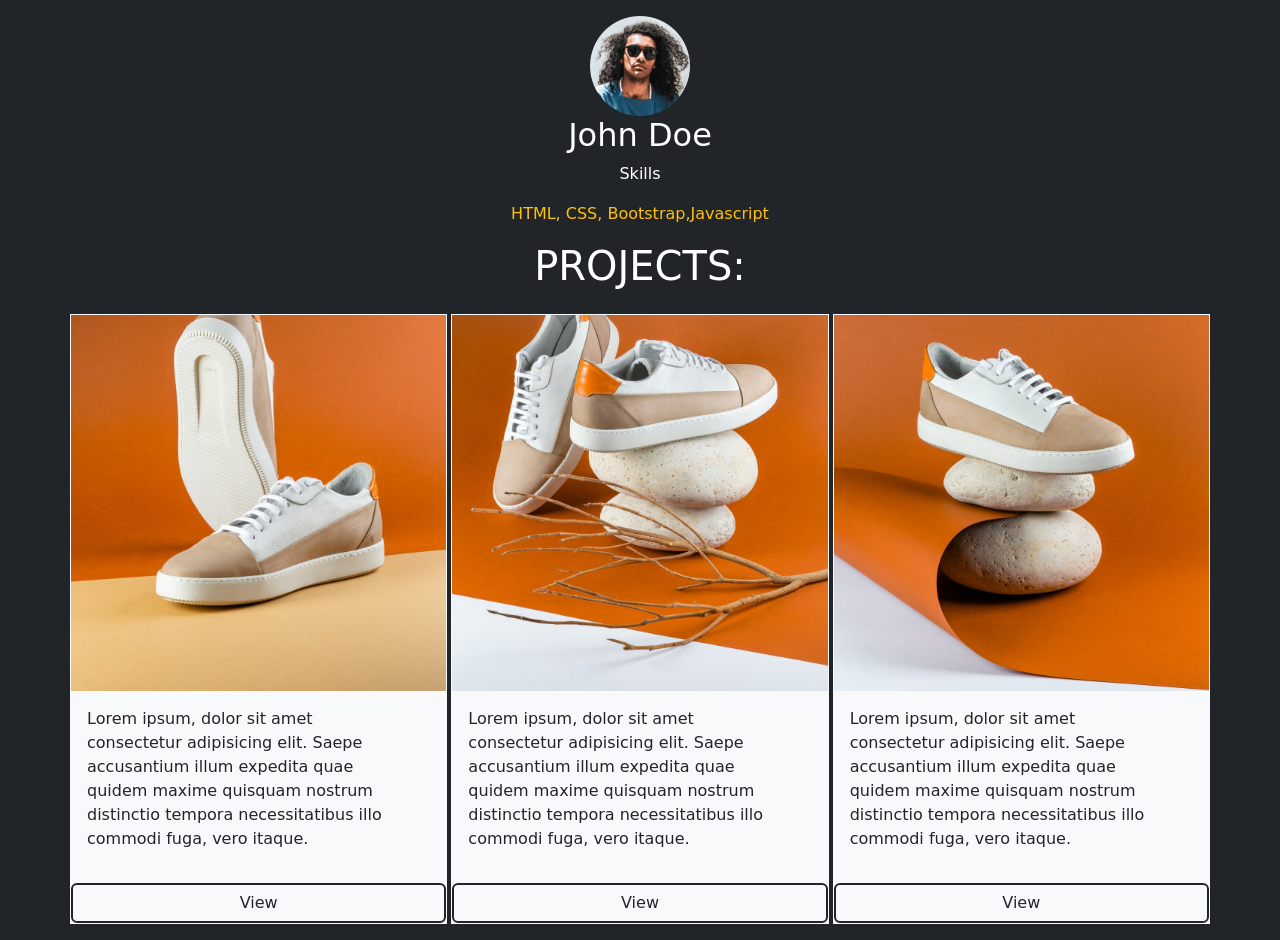
<file: projects/Lecture_Folder/shoe.html>
<!doctype html>
<html lang="en">
  <head>
    <meta charset="UTF-8" />
    <meta name="viewport" content="width=device-width, initial-scale=1.0" />
    <title>Bootstrap Colors</title>
    <link rel="stylesheet" href="./css/bootstrap.min.css" />
  </head>
  <body class="bg-dark p-3 text-white text-center">
    <div>
      <img src="./images/image-avatar.png" alt="" />
      <h2>John Doe</h2>
      <p>Skills</p>
      <p class="text-warning">HTML, CSS, Bootstrap,Javascript</p>
    </div>
    <h1 class="mb-4">PROJECTS:</h1>

    <section class="container text-dark">
      <div class="row gap-1">
        <div
          class="p-0 col-lg col-md col-sm-12 left bg-light border border-light"
        >
          <img class="w-100" src="./images/image-product-1.jpg" alt="" />
          <p class="text-start p-3 pe-5">
            Lorem ipsum, dolor sit amet consectetur adipisicing elit. Saepe
            accusantium illum expedita quae quidem maxime quisquam nostrum
            distinctio tempora necessitatibus illo commodi fuga, vero itaque.
          </p>
          <button
            class="btn btn-light btn-outline-dark w-100 border-2 border-dark"
            type="button"
          >
            View
          </button>
        </div>
        <div
          class="p-0 col-lg col-md col-sm-12 middle bg-light border border-light"
        >
          <img class="w-100" src="./images/image-product-2.jpg" alt="" />
          <p class="text-start p-3 pe-5">
            Lorem ipsum, dolor sit amet consectetur adipisicing elit. Saepe
            accusantium illum expedita quae quidem maxime quisquam nostrum
            distinctio tempora necessitatibus illo commodi fuga, vero itaque.
          </p>
          <button
            class="btn btn-light btn-outline-dark w-100 border-2 border-dark"
            type="button"
          >
            View
          </button>
        </div>
        <div
          class="p-0 col-lg col-md col-sm-12 right bg-light border border-light"
        >
          <img class="w-100" src="./images/image-product-3.jpg" alt="" />
          <p class="text-start p-3 pe-5">
            Lorem ipsum, dolor sit amet consectetur adipisicing elit. Saepe
            accusantium illum expedita quae quidem maxime quisquam nostrum
            distinctio tempora necessitatibus illo commodi fuga, vero itaque.
          </p>
          <button
            class="btn btn-light btn-outline-dark w-100 border-2 border-dark"
            type="button"
          >
            View
          </button>
        </div>
      </div>
    </section>
  </body>
</html>
</file>
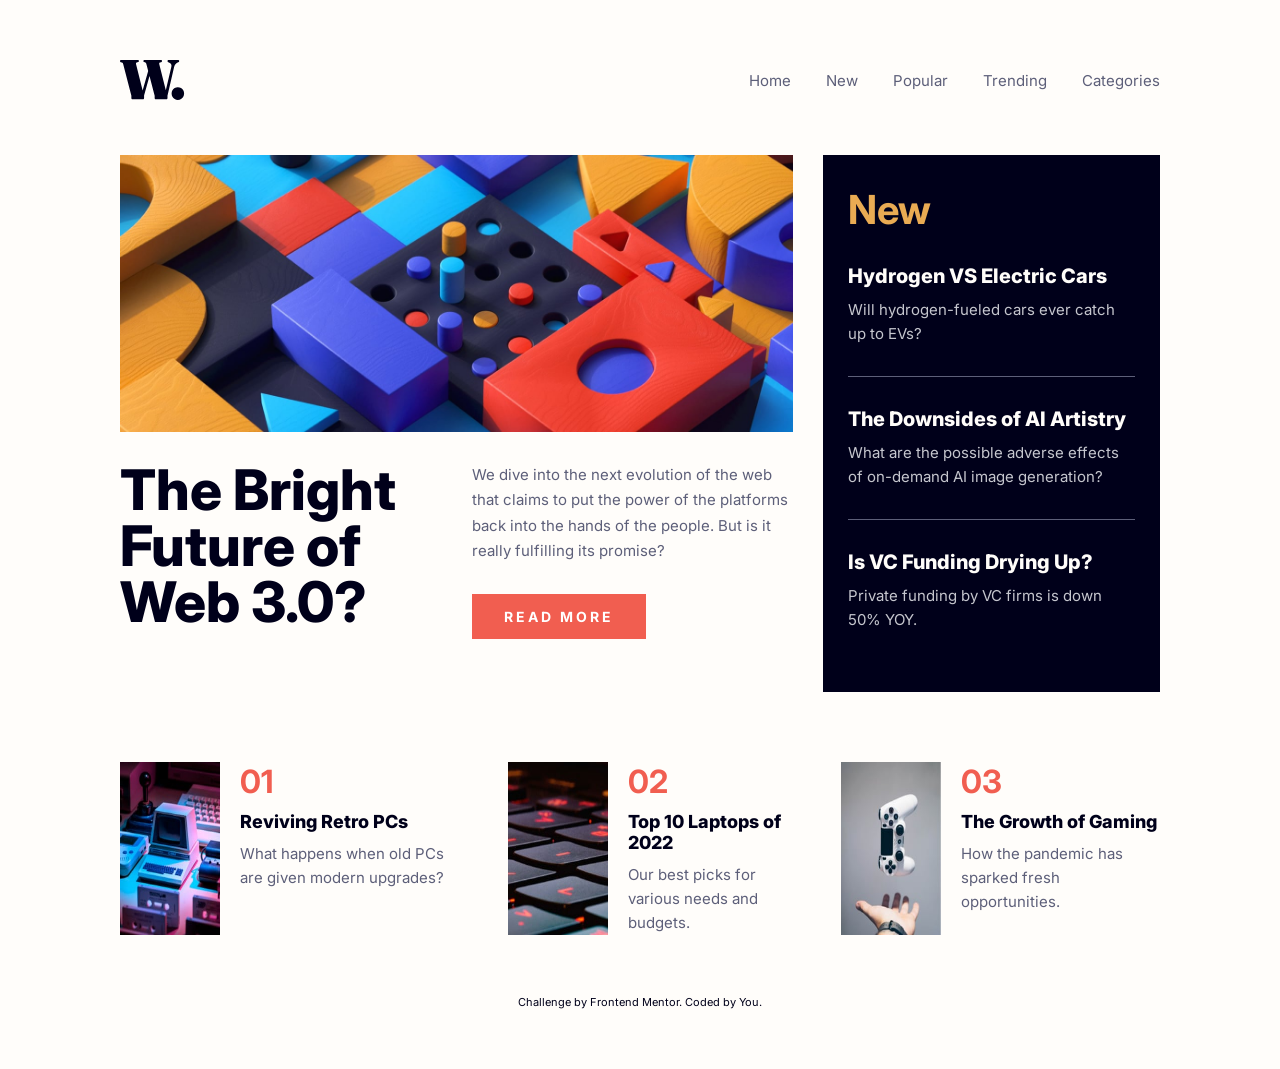
<file: projects/news-homepage-main/news-homepage-main/initial.html>
<!DOCTYPE html>
<html lang="en">
<head>
  <meta charset="UTF-8">
  <meta name="viewport" content="width=device-width, initial-scale=1.0"> <!-- displays site properly based on user's device -->

  <link rel="icon" type="image/png" sizes="32x32" href="./assets/images/favicon-32x32.png">
  <link rel="preconnect" href="https://fonts.googleapis.com">
  <link rel="preconnect" href="https://fonts.gstatic.com" crossorigin>
  <link href="https://fonts.googleapis.com/css2?family=Google+Sans:ital,opsz,wght@0,17..18,400..700;1,17..18,400..700&family=Inter:ital,opsz,wght@0,14..32,100..900;1,14..32,100..900&family=Work+Sans:ital,wght@0,100..900;1,100..900&display=swap" rel="stylesheet">
  <title>Frontend Mentor | News homepage</title>

  <!-- Feel free to remove these styles or customise in your own stylesheet 👍 -->
  <style>
* {
  margin: 0;
  padding: 0;
  box-sizing: border-box;
  font-family: 'Inter', sans-serif;
}

/* BODY */
body {
  background: hsl(36, 100%, 99%);
  color: hsl(240, 100%, 5%);
  padding: 60px 120px;
}

/* HEADER */
header {
  display: flex;
  justify-content: space-between;
  align-items: center;
  margin-bottom: 55px;
}

nav ul {
  display: flex;
  gap: 35px;
  list-style: none;
}

nav a {
  text-decoration: none;
  color: hsl(236, 13%, 42%);
  font-size: 15px;
  font-weight: 400;
}

/* MAIN LAYOUT */
main {
  display: grid;
  grid-template-columns: 2fr 1fr;
  gap: 30px;
  margin-bottom: 70px;
}

/* LEFT MAIN */
.left-main img {
  width: 100%;
  display: block;
  margin-bottom: 30px;
}

.left-content {
  display: grid;
  grid-template-columns: 1fr 1fr;
  gap: 30px;
}

.left-content h1 {
  font-size: 56px;
  font-weight: 800;
  line-height: 1;
}

.left-text p {
  font-size: 15px;
  line-height: 1.7;
  color: hsl(236, 13%, 42%);
  margin-bottom: 30px;
}

.left-text button {
  background: hsl(5, 85%, 63%);
  color: white;
  border: none;
  padding: 14px 32px;
  font-size: 14px;
  letter-spacing: 3px;
  font-weight: 700;
  text-transform: uppercase;
  cursor: pointer;
}

/* RIGHT MAIN */
.right-main {
  background: hsl(240, 100%, 5%);
  padding: 30px 25px;
}

.right-main h2 {
  color: hsl(35, 77%, 62%);
  font-size: 40px;
  font-weight: 700;
  margin-bottom: 30px;
}

.news-item {
  padding-bottom: 30px;
  margin-bottom: 30px;
  border-bottom: 1px solid hsl(236, 13%, 42%);
}

.news-item:last-child {
  border-bottom: none;
  margin-bottom: 0;
}

.news-item h3 {
  font-size: 20px;
  font-weight: 800;
  color: hsl(36, 100%, 99%);
  margin-bottom: 10px;
}

.news-item p {
  font-size: 15px;
  line-height: 1.6;
  color: hsl(233, 8%, 79%);
}

/* BOTTOM SECTION */
section {
  display: flex;
  gap: 40px;
}

.card {
  display: flex;
  gap: 20px;
}

.card img {
  width: 100px;
  height: auto;
}

.card h2 {
  font-size: 32px;
  font-weight: 700;
  color: hsl(5, 85%, 63%)
}

.card h3 {
  font-size: 18px;
  font-weight: 800;
  margin: 10px 0;
}

.card p {
  font-size: 15px;
  line-height: 1.6;
  color: hsl(236, 13%, 42%);
}

/* ATTRIBUTION */
.attribution {
  margin-top: 60px;
  text-align: center;
  font-size: 11px;
}

  </style>
</head>

<body>

  <header>
    <img src="./assets/images/logo.svg" alt="">
<nav>
  <ul>
<li><a href="./index.html">Home</a></li>
<li><a href="#">New</a></li>
<li><a href="#">Popular</a></li>
<li><a href="#">Trending</a></li>
<li><a href="#">Categories</a></li>

  </ul>
</nav>
  </header>

 <main>
  <!-- LEFT -->
  <div class="left-main">
    <img src="./assets/images/image-web-3-desktop.jpg" alt="">

    <div class="left-content">
      <h1>The Bright Future of Web 3.0?</h1>

      <div class="left-text">
        <p>
          We dive into the next evolution of the web that claims to put the power
          of the platforms back into the hands of the people. But is it really
          fulfilling its promise?
        </p>
        <button>Read More</button>
      </div>
    </div>
  </div>

  <!-- RIGHT -->
  <div class="right-main">
    <h2>New</h2>

    <div class="news-item">
      <h3>Hydrogen VS Electric Cars</h3>
      <p>Will hydrogen-fueled cars ever catch up to EVs?</p>
    </div>

    <div class="news-item">
      <h3>The Downsides of AI Artistry</h3>
      <p>What are the possible adverse effects of on-demand AI image generation?</p>
    </div>

    <div class="news-item">
      <h3>Is VC Funding Drying Up?</h3>
      <p>Private funding by VC firms is down 50% YOY.</p>
    </div>
  </div>
</main>


  <section>
  <div class="card">
    <img src="./assets/images/image-retro-pcs.jpg" alt="">
    <div>
      <h2>01</h2>
      <h3>Reviving Retro PCs</h3>
      <p>What happens when old PCs are given modern upgrades?</p>
    </div>
  </div>

  <div class="card">
    <img src="./assets/images/image-top-laptops.jpg" alt="">
    <div>
      <h2>02</h2>
      <h3>Top 10 Laptops of 2022</h3>
      <p>Our best picks for various needs and budgets.</p>
    </div>
  </div>

  <div class="card">
    <img src="./assets/images/image-gaming-growth.jpg" alt="">
    <div>
      <h2>03</h2>
      <h3>The Growth of Gaming</h3>
      <p>How the pandemic has sparked fresh opportunities.</p>
    </div>
  </div>
</section>

<div class="attribution">
  Challenge by Frontend Mentor. Coded by You.
</div>
</body>
</html>
</file>
<file: style.css>
/* RESET */
* {
  margin: 0;
  padding: 0;
  box-sizing: border-box;
  font-family: Arial, sans-serif;
}

body {
  background-color: #0f172a;
  color: #ffffff;
  line-height: 1.6;
}

/* NAVBAR */
nav {
  display: flex;
  justify-content: space-between;
  align-items: center;
  padding: 20px 60px;
  background-color: #020617;
  position: sticky;
  top: 0;
  z-index: 1000;
}

.logo {
  color: #38bdf8;
  font-size: 20px;
  font-weight: bold;
}

.nav-links {
  display: flex;
  list-style: none;
  gap: 25px;
}

.nav-links a {
  text-decoration: none;
  color: #ffffff;
  font-size: 14px;
  transition: 0.3s ease;
}

.nav-links a:hover,
.nav-links a.active {
  color: #38bdf8;
}

/* GENERAL SECTIONS */
section {
  padding: 80px 60px;
}

/* HOME */
.home {
  min-height: 90vh;
  display: flex;
  justify-content: center;
  align-items: center;
  text-align: center;
}

.home-content h1 {
  font-size: 48px;
  margin-bottom: 15px;
}

.home-content span {
  color: #38bdf8;
}

.home-content p {
  font-size: 18px;
  margin: 0 auto 25px;
  color: #cbd5f5;
  max-width: 600px;
}

/* BUTTON */
.btn {
  display: inline-block;
  padding: 12px 25px;
  background-color: #38bdf8;
  color: #000;
  text-decoration: none;
  border-radius: 6px;
  font-weight: bold;
  transition: 0.3s ease;
}

.btn:hover {
  background-color: #0ea5e9;
}

/* ABOUT */
.about {
  text-align: center;
}

.about h2 {
  margin-bottom: 20px;
  font-size: 32px;
}

.about p {
  max-width: 700px;
  margin: auto;
  color: #cbd5f5;
}

/* PROJECTS */
.projects h2 {
  text-align: center;
  margin-bottom: 40px;
  font-size: 32px;
}

/* 🔥 CLEAN GRID */
.projects-container {
  display: grid;
  grid-template-columns: repeat(auto-fit, minmax(280px, 1fr));
  gap: 30px;
}

.project-card {
  background-color: #020617;
  border-radius: 12px;
  overflow: hidden;
  transition: 0.3s ease;
  opacity: 0;
  transform: translateY(40px);
}

/* image wrapper feel */
.project-card img {
  width: 100%;
  height: 180px;
  object-fit: cover;
}

/* content spacing */
.project-card h3,
.project-card p,
.project-card a {
  padding: 0 20px;
}

.project-card h3 {
  margin-top: 15px;
}

.project-card p {
  margin: 10px 0;
  color: #cbd5f5;
}

.project-card a {
  display: inline-block;
  margin: 10px 20px 20px;
  padding: 8px 15px;
  background: #38bdf8;
  color: black;
  border-radius: 6px;
  text-decoration: none;
  font-size: 14px;
  transition: 0.3s;
}

.project-card a:hover {
  background: #0ea5e9;
}

.project-card.show {
  opacity: 1;
  transform: translateY(0);
}

.project-card:hover {
  transform: translateY(-10px) scale(1.02);
}
.project-card a img {
  cursor: pointer;
}
/* CONTACT */
.contact {
  text-align: center;
}

.contact h2 {
  margin-bottom: 15px;
  font-size: 32px;
}

.contact p {
  color: #cbd5f5;
}

/* RESPONSIVE */
@media (max-width: 768px) {
  nav {
    padding: 15px 20px;
  }

  section {
    padding: 60px 20px;
  }

  .home-content h1 {
    font-size: 32px;
  }

  .home-content p {
    font-size: 16px;
  }
}

/* CONTACT SECTION */
.contact {
  text-align: center;
}

.contact h2 {
  margin-bottom: 20px;
  font-size: 32px;
}

/* FORM CONTAINER */
form {
  max-width: 500px;
  margin: 30px auto 0;
  padding: 25px;
  background: #020617;
  border-radius: 12px;
  display: flex;
  flex-direction: column;
  gap: 15px;
  box-shadow: 0 10px 25px rgba(0, 0, 0, 0.3);
}

/* INPUTS */
form input,
form textarea {
  padding: 14px;
  border: 1px solid #1e293b;
  border-radius: 8px;
  outline: none;
  background: #0f172a;
  color: white;
  font-size: 14px;
  transition: 0.3s ease;
}

/* FOCUS EFFECT */
form input:focus,
form textarea:focus {
  border-color: #38bdf8;
  box-shadow: 0 0 5px #38bdf8;
}

/* BUTTON */
form button {
  margin-top: 10px;
  border: none;
  cursor: pointer;
}

/* SUCCESS / ERROR MESSAGE */
#form-message {
  margin-top: 10px;
  font-size: 14px;
}
.project-card img {
  aspect-ratio: 16 / 9;
  width: 100%;
  object-fit: cover;
  border-radius: 10px;
  margin-bottom: 15px;
}

.contact-info {
  margin-bottom: 25px;
}

.contact-info p {
  color: #cbd5f5;
  margin: 5px 0;
}
</file>
<file: projects/contact-form-main/cform.css>
@import url("https://fonts.googleapis.com/css2?family=Karla:ital,wght@0,200..800;1,200..800&display=swap");
* {
  margin: 0;
  padding: 0;
  box-sizing: border-box;
  font-family: "karla", sans-serif;
}
:root {
  --green_ligter: hsl(148, 38%, 91%);
  --green_medium: hsl(169, 82%, 27%);
  --red: hsl(0, 66%, 54%);
  --white: hsl(0, 0%, 100%);
  --grey_medium: hsl(186, 15%, 59%);
  --grey_darker: hsl(187, 24%, 22%);
  --label_fontSize: 16px;
}
body {
  background: var(--green_ligter);
}
.container {
  background: var(--white);
  width: 50%;
  margin: 0 auto 5% auto;
  padding: 1.5rem;
  border-radius: 0.7rem;
}
label {
  font-size: var(--label_fontSize);
}
.container h1 {
  color: var(--grey_darker);
  margin: 1rem;
}
input {
  width: 100%;
  margin: 0.5rem 0;
  padding: 0.7rem;
  border: 1px solid var(--green_medium);
  border-radius: 0.3rem;
  outline: none;
}
input:focus,
input:hover {
  border: 1px solid var(--green_medium);
}

input.invalid {
  /**check**/
  border: 1px solid var(--red);
}
.name-wrapper {
  display: flex;
  gap: 1rem;
}
.name {
  flex: 1;
}
button {
  width: 100%;
  margin: 0.5rem 0;
  padding: 0.7rem;
  border: 1px solid var(--green_medium);
  border-radius: 0.3rem;
  display: flex;
  align-items: center;
  gap: 0.3rem;
  cursor: pointer;
}

button.selected {
  border: 1px solid var(--green_medium);
  background: hsla(169, 82%, 27%, 0.3);
}
button span {
  width: 20px;
  height: 20px;
  border: 1px solid var(--green_medium);
  display: flex;
  justify-content: center;
  align-items: center;
  border-radius: 50%;
}
button span img {
  display: none;
}
.query-type {
  display: flex;
  gap: 1rem;
}
.query {
  flex: 1;
}
textarea {
  width: 100%;
  margin: 0.5rem 0;
  padding: 0.7rem;
  border: 1px solid var(--grey_medium);
  outline: none;
  border-radius: 0.3rem;
  height: 5rem;
  resize: none;
}
textarea.invalid {
  border: 1px solid var(--red);
}
.consent {
  display: flex;
  align-items: center;
  gap: 0.5rem;
  margin: 0.5rem 0;
  cursor: pointer;
}
.consent div {
  width: 17px;
  height: 17px;
  border: 1px solid var(--grey_medium);
}
.consent div img {
  display: none;
}
input[type="submit"] {
  background: var(--green_medium);
  margin-top: 2rem;
  color: var(--white);
  cursor: pointer;
}
.error {
  color: var(--red);
  margin-bottom: 0.5rem;
}
.success-container {
  background: var(--green_medium);
  width: 30%;
  margin: 2% auto 0 auto;
  padding: 1rem;
  border-radius: 0.3rem;
  color: var(--white);
  transform: translateY(-300px);
  transition: all 1s ease-in;
}
.success-wrapper {
  display: flex;
  align-items: center;
  gap: 0.5rem;
  margin-bottom: 1rem;
}@media(min-width:481px)and(max-width:900px){
    
}
@media (max-width: 480px) {
  .container {
    width: 90%;
  }
  .name-wrapper,
  .query-type {
    flex-direction: column;
    gap: 0;
  }
}
</file>
<file: projects/crowdfunding-product-page-main/style.css>
@import url("https://fonts.googleapis.com/css2?family=Commissioner:wght@100..900&family=Karla:ital,wght@0,200..800;1,200..800&display=swap");
* {
  margin: 0;
  padding: 0;
  box-sizing: border-box;
  font-family: "Commissioner", sans-serif;
}
:root {
  --green_400: hsl(176, 50%, 47%);
  --green_700: hsl(176, 72%, 28%);
  --black: hsl(0, 0%, 0%);
  --grey: hsl(0, 0%, 48%);
  --light-grey: hsla(0, 0%, 48%, 0.3);
  --white: hsl(0, 0%, 100%);
}
body {
  position: relative;
}
.paragraph-style {
  color: var(--grey);
  line-height: 1.5rem;
}
.flex-style {
  display: flex;
  justify-content: space-between;
  align-items: center;
}
.flex-style-2 {
  display: flex;
  gap: 1rem;
}
.header {
  background-image: url("./images/image-hero-desktop.jpg");
  background-repeat: no-repeat;
  background-size: cover;
  width: 100%;
  height: 80vh;
  padding: 3rem 8rem 0 8rem;
  display: flex;
  justify-content: space-between;
}
.header nav ul li {
  list-style: none;
  display: inline;
  margin-left: 1rem;
}
.header nav ul li a {
  text-decoration: none;
  color: white;
}
.main-wrapper {
  background: hsla(0, 0%, 48%, 0.2);
  width: 100%;
  display: flex;
  flex-direction: column;
  justify-content: center;
  align-items: center;
  gap: 1.5rem;
}

.main-header {
  width: 60%;
  background: white;
  padding: 0 1.5rem 2.5rem 1.5rem;
  border-radius: 0.4rem;
  text-align: center;
  margin-top: -5%;
}
.bamboo-logo {
  position: relative;
  margin-top: -30px;
}
.main-header h1 {
  margin-top: 2rem;
  margin-bottom: 0.5rem;
}
.main-header p {
  margin-bottom: 1rem;
}
.header-button {
  display: flex;
  justify-content: space-between;
  align-items: center;
}

.main-button {
  background: var(--green_400);
  color: white;
  padding: 1rem 2.5rem;
  border: none;
  cursor: pointer;
  border-radius: 2rem;
}
.bookmark-button {
  background: hsla(0, 0%, 48%, 0.3);
  padding-right: 1.5rem;
  border: none;
  display: flex;
  align-items: center;
  gap: 0.3rem;
  border-radius: 2rem;
  color: var(--grey);
  cursor: pointer;
}
.analysis-container {
  width: 60%;
  background: white;
  padding: 1.5rem;
  border-radius: 0.4rem;
}

.data-container {
  display: flex;
  align-items: center;
  gap: 5rem;
}
.data {
  border-right: 1px solid var(--grey);
  padding-right: 3rem;
}
.data p {
  color: var(--grey);
  margin-top: 0.3rem;
}
.data:last-child {
  border: none;
}

.progress {
  margin-top: 2rem;
  background: var(--light-grey);
  width: 100%;
  height: 1rem;
  border-radius: 1rem;
}
.progress div {
  width: 60%;
  background: var(--green_400);
  height: 1rem;
  border-radius: 1rem;
}
.about-container {
  width: 60%;
  background: white;
  padding: 1.5rem;
  border-radius: 0.4rem;
}
.about-wrapper > h3 {
  margin-bottom: 2rem;
}
.about-wrapper p {
  color: var(--grey);
  margin-bottom: 1.5rem;
  line-height: 1.8rem;
}
.about-content {
  border: 1px solid var(--light-grey);
  padding: 1.5rem;
  border-radius: 0.3rem;
  margin-bottom: 1rem;
}
.about-header {
  display: flex;
  justify-content: space-between;
  align-items: center;
  margin-bottom: 1.5rem;
}
.about-content p {
  color: var(--grey);
  line-height: 1.5rem;
}
.about-header p {
  color: var(--green_400);
}
.about-footer {
  display: flex;
  justify-content: space-between;
  align-items: center;
  margin-top: 1.5rem;
}
.amount-left {
  display: flex;
  gap: 0.5rem;
}

.edit h3,
.edit p,
.edit h2 {
  color: var(--light-grey);
}
.edit button {
  background: var(--light-grey);
  cursor: auto;
}

/* modal section */
.modal-container {
  background: hsla(0, 0%, 0%, 0.5);
  width: 100%;
  height: 100%;
  position: absolute;
  top: 0;
  left: 0;
  display: none;
}
.modal-main {
  background: var(--white);
  width: 50%;
  position: relative;
  top: 15%;
  margin: 0 auto;
  padding: 1.5rem;
  border-radius: 0.5rem;
}
.modal-header img {
  float: right;
  margin-bottom: 1rem;
}
.modal-header h2 {
  margin-bottom: 1rem;
}
.modal-body {
  display: flex;
  flex-direction: column;
  gap: 1rem;
}
.modal-header {
  margin-bottom: 2rem;
}
.main-body-content {
  border: 1px solid var(--grey);
  border-radius: 0.5rem;
}
.main-body-wrapper {
  padding: 1.5rem;
}
.outer-check {
  width: 20px;
  height: 20px;
  border: 1px solid var(--grey);
  border-radius: 50%;
  display: flex;
  justify-content: center;
  align-items: center;
}
.inner-color {
  width: 16px;
  height: 16px;
  background: var(--green_400);
  border-radius: 50%;
  display: none;
}
.main-content-right h3 {
  color: var(--black);
  margin-bottom: 0.5rem;
}
.main-right-header {
  margin-bottom: 1rem;
}
.main-right-left {
  display: flex;
  gap: 2rem;
  align-items: center;
}
.main-right-left p {
  color: var(--green_400);
}
.edit h3,
.edit p {
  color: var(--light-grey);
}
.pledge-container {
  padding: 1.5rem;
  border: 1px solid var(--light-grey);
  display: none;
  justify-content: space-between;
  align-items: center;
}
.pledge-container div {
  width: 60%;
}
.pledge-container form {
  display: flex;
  gap: 1rem;
  align-items: center;
  justify-content: flex-end;
  width: 40%;
}
.pledge-container form div {
  border: 1px solid var(--light-grey);
  padding: 0.5rem;
  border-radius: 2rem;
  display: flex;
  gap: 2rem;
  overflow: hidden;
  width: 50%;
}
.pledge-container form div input {
  border: none;
  outline: none;
}
.pledge-container form button {
  width: 50%;
  display: flex;
  justify-content: center;
  align-content: center;
}
.success-modal-container {
  background: hsla(0, 0%, 0%, 0.5);
  width: 100%;
  height: 100%;
  position: absolute;
  top: 0;
  left: 0;
  display: none;
}
.success-modal {
  background: var(--white);
  width: 30%;
  position: relative;
  top: 20%;
  margin: 0 auto;
  padding: 1.5rem;
  border-radius: 0.5rem;
  text-align: center;
  display: flex;
  flex-direction: column;
  justify-content: center;
  align-items: center;
  gap: 2rem;
}
.icon-menu,
.mobile-bookmark {
  display: none;
}
@media(min-width:481px)and(max-width:900px){
  .header{
    padding: 4rem 4rem 0 4rem;
  }
  .main-header,.about-container, .analysis-container{
    width: 70%;

  }
}
@media (max-width: 480px) {
  body {
    position: relative;
  }
  .header {
    background-image: url("./images/image-hero-desktop.jpg");

    height: 100vh;
    padding: 2rem 2rem 0 2rem;
  }
  .icon-menu {
    display: block;
  }
  .header nav {
    /* display: none; */
    position: absolute;
    left: 0;
    top: 5rem;
    width: 100%;
    z-index: 10;
    transform: translateX(-100%);
    transition: all ease-in;
  }
  .header nav ul {
    width: 80%;
    background: var(--white);
    margin: 0 auto;
    border-radius: 0.5rem;
  }
  .header nav ul li {
    width: 80%;
    background: var(--white);
    padding-left: 1.5rem 0;
  }
  .header nav ul li a {
    color: var(--black);
  }
  .data-container {
    flex-direction: column;
  }
  .main-header {
    width: 90%;
    margin-top: -20%;
  }
  .main-header h1 {
    font-size: 1.5rem;
  }
  .bookmark-button {
    display: none;
  }
  .mobile-bookmark {
    display: block;
    background: none;
    cursor: pointer;
    border: none;
  }
  .analysis-container {
    width: 90%;
  }
  .data-container {
    align-items: center;
    gap: 1rem;
  }

  .data {
    padding: 0;
    border-right: none;
    border-bottom: 1px solid var(--light-grey);
    padding-bottom: 0.5rem;
  }
  .about-container {
    width: 90%;
  }
  .about-header,
  .about-footer {
    flex-direction: column;
    align-items: flex-start;
    gap: 0.5rem;
  }
}
</file>
<file: projects/social-links-profile-main/index.css>
*{
    margin: 0;
    padding: 0;
    box-sizing: border-box;
    font-family: 'Inter', sans-serif;
}

:root{
--green:hsl(75, 94%, 57%);
--white:hsl(0, 0%, 100%);
--grey700:hsl(0, 0%, 20%);
--grey800:hsl(0, 0%, 12%);
--grey900:hsl(0, 0%, 8%);
--primary-font:14px;
}


body{
    background: var(--grey900);
}


.container{
    background: hsl(0, 0%, 12%);
    width: 350px;
    margin: 5% auto;
    padding: 25px;
    border-radius: 18px;
    color: white;
    text-align: center;
}


.container img{
    width: 120px;
    height: 120px;
    display: block;
    margin: 0 auto 15px;
    border-radius: 50%;
}

/* name */
.container h1{
    font-size: 26px;
    margin-bottom: 8px;
}


.title{
    font-size: 16px;
    font-weight: 600;
    color: hsl(75, 94%, 57%);
    margin-bottom: 15px;
}


.description{
    font-size: 14px;
    margin-bottom: 20px;
    color: hsl(0, 0%, 80%);
}


.links a{
    display: block;
    width: 100%;
    padding: 10px 0;
    margin-bottom: 12px;
    background: hsl(0, 0%, 20%);
    color: white;
    text-decoration: none;
    font-size: 16px;
    font-weight: 600;
    border-radius: 8px;
    cursor: pointer;
}

.links a:hover{
    background: hsl(75, 94%, 57%);
    color: black;
}


@media(min-width:481px) and (max-width:800px){
.container{
  width: 60%;
}
}

@media(max-width:480px){
  .container{
    width:90%;
    margin:15% auto;
  }
}
</file>
